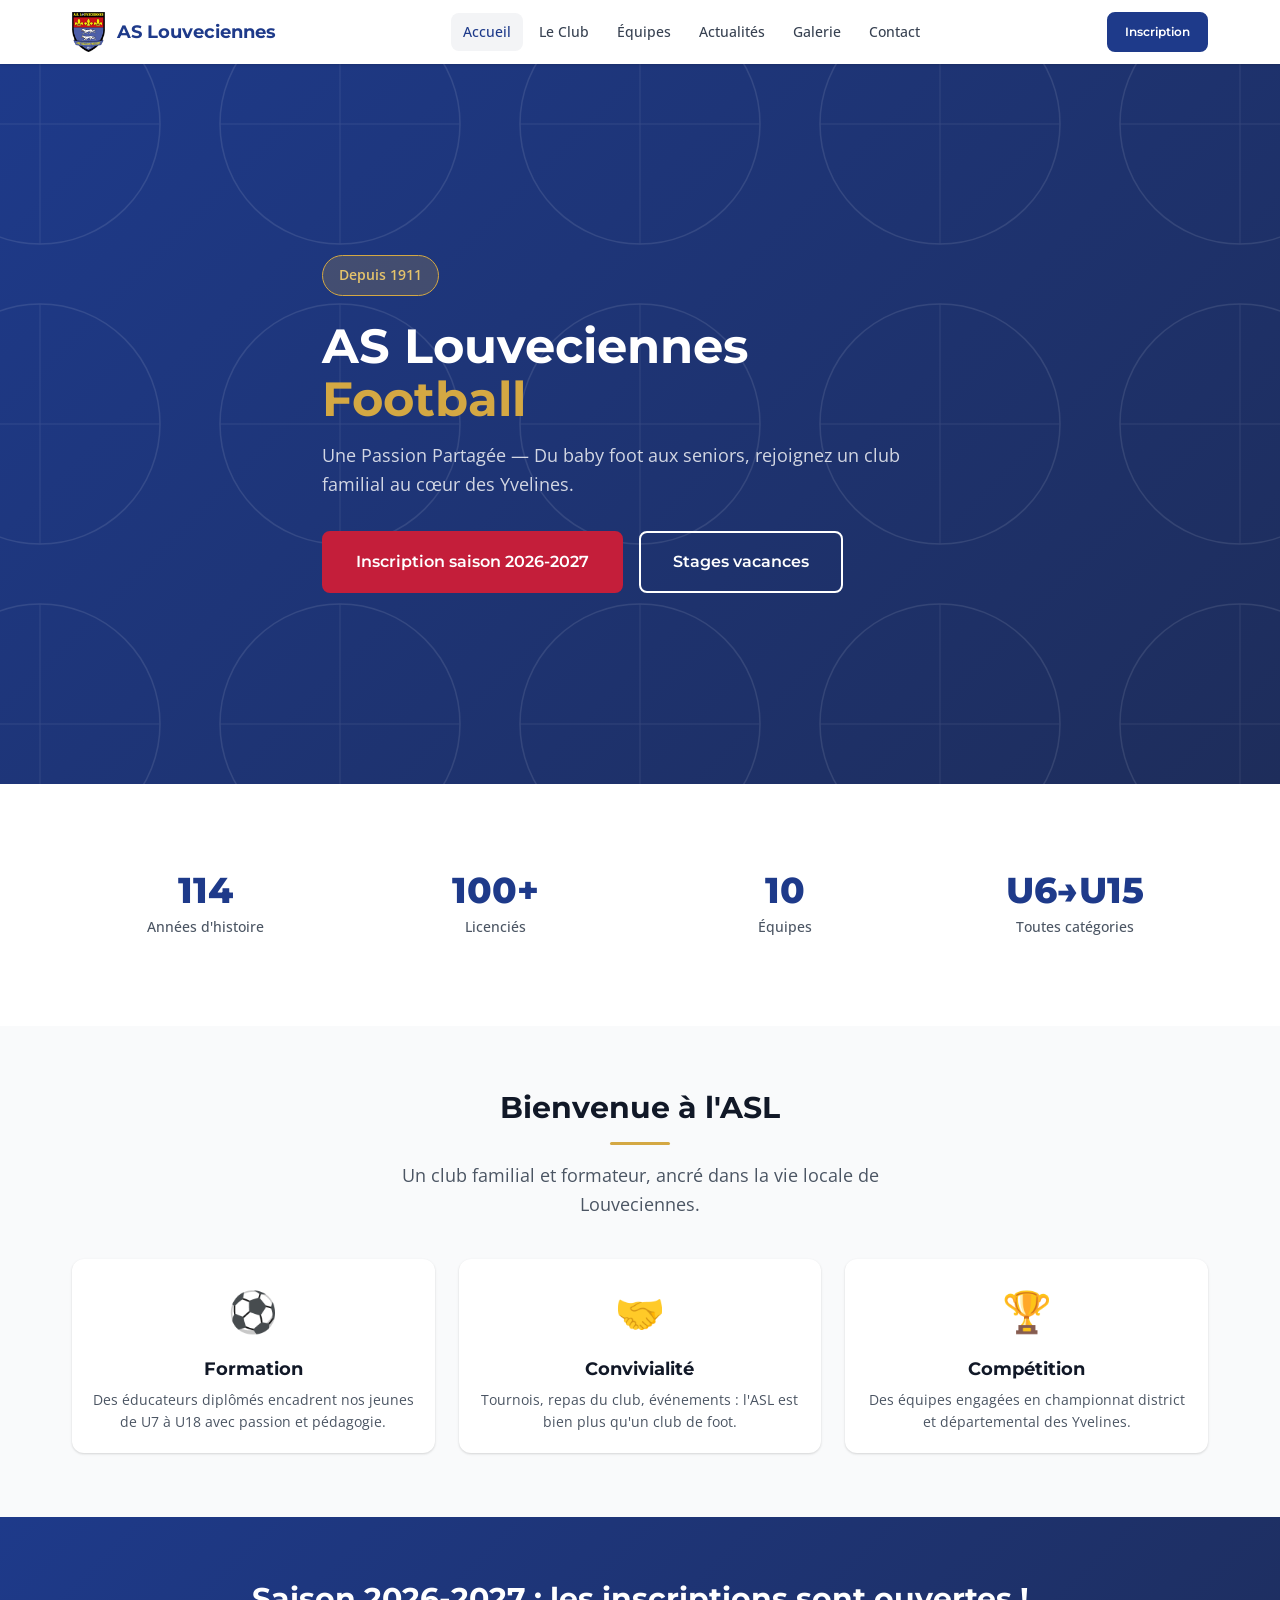
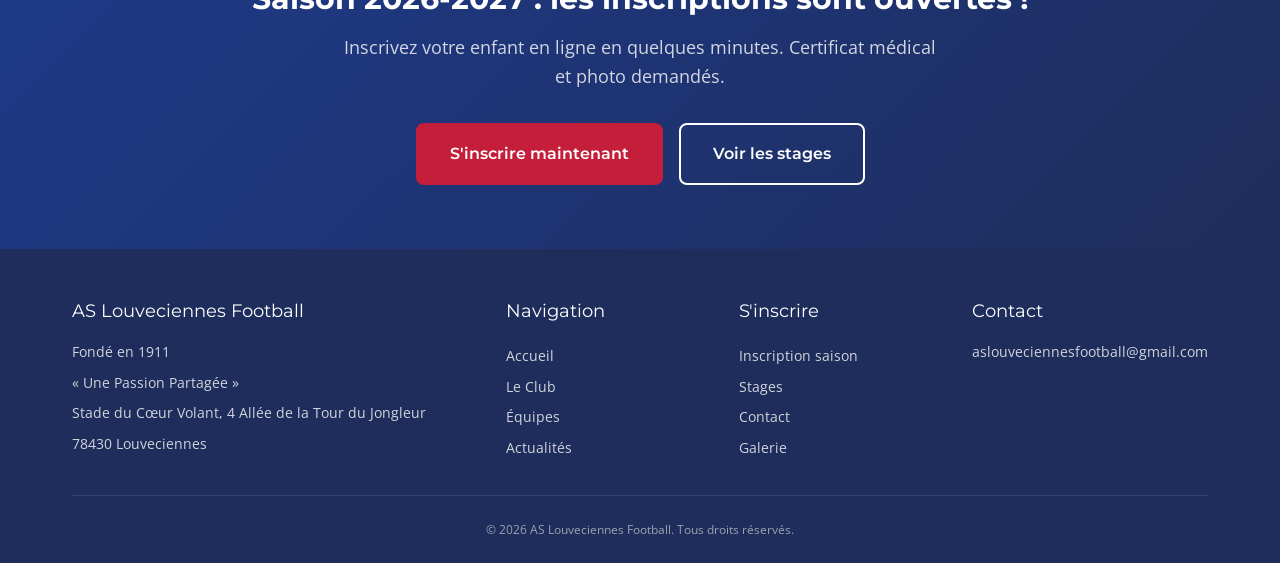
<file: index.html>
<!DOCTYPE html>
<html lang="fr">
<head>
  <meta charset="UTF-8">
  <meta name="viewport" content="width=device-width, initial-scale=1.0">
  <title>AS Louveciennes Football — Une Passion Partagée</title>
  <meta name="description" content="Club de football de Louveciennes, fondé en 1911. Inscriptions saison et stages pour toutes les catégories, de U7 à Senior.">
  <link rel="icon" href="assets/img/favicon.ico">
  <link rel="stylesheet" href="css/style.css">
</head>
<body>

  <nav class="navbar" role="navigation" aria-label="Navigation principale">
    <div class="container navbar__inner">
      <a href="index.html" class="navbar__logo">
        <img src="assets/img/logo.png" alt="Logo ASL" width="40" height="40">
        <span>AS Louveciennes</span>
      </a>
      <div class="navbar__links">
        <a href="index.html">Accueil</a>
        <a href="club.html">Le Club</a>
        <a href="equipes.html">Équipes</a>
        <a href="actualites.html">Actualités</a>
        <a href="galerie.html">Galerie</a>
        <a href="contact.html">Contact</a>
      </div>
      <a href="inscription.html" class="btn btn--primary btn--sm navbar__cta">Inscription</a>
      <button class="navbar__burger" aria-label="Menu" aria-expanded="false">
        <span></span><span></span><span></span>
      </button>
    </div>
    <div class="navbar__mobile" role="menu">
      <a href="index.html" role="menuitem">Accueil</a>
      <a href="club.html" role="menuitem">Le Club</a>
      <a href="equipes.html" role="menuitem">Équipes</a>
      <a href="actualites.html" role="menuitem">Actualités</a>
      <a href="galerie.html" role="menuitem">Galerie</a>
      <a href="contact.html" role="menuitem">Contact</a>
      <a href="inscription.html" class="btn btn--primary" role="menuitem">Inscription saison</a>
      <a href="stages.html" class="btn btn--secondary" role="menuitem">Stages</a>
    </div>
  </nav>

  <!-- HERO -->
  <section class="hero">
    <div class="hero__bg"></div>
    <div class="container hero__content">
      <div class="hero__badge">Depuis 1911</div>
      <h1 class="hero__title">AS Louveciennes <span>Football</span></h1>
      <p class="hero__subtitle">Une Passion Partagée — Du baby foot aux seniors, rejoignez un club familial au cœur des Yvelines.</p>
      <div class="hero__actions">
        <a href="inscription.html" class="btn btn--secondary btn--lg">Inscription saison 2026-2027</a>
        <a href="stages.html" class="btn btn--outline-white btn--lg">Stages vacances</a>
      </div>
    </div>
  </section>

  <!-- STATS -->
  <section class="section">
    <div class="container">
      <div class="grid grid--4">
        <div class="stat">
          <div class="stat__number">114</div>
          <div class="stat__label">Années d'histoire</div>
        </div>
        <div class="stat">
          <div class="stat__number">100+</div>
          <div class="stat__label">Licenciés</div>
        </div>
        <div class="stat">
          <div class="stat__number">10</div>
          <div class="stat__label">Équipes</div>
        </div>
        <div class="stat">
          <div class="stat__number">U6→U15</div>
          <div class="stat__label">Toutes catégories</div>
        </div>
      </div>
    </div>
  </section>

  <!-- PRÉSENTATION -->
  <section class="section section--alt">
    <div class="container">
      <div class="section__header">
        <h2 class="section__title">Bienvenue à l'ASL</h2>
        <p class="section__subtitle">Un club familial et formateur, ancré dans la vie locale de Louveciennes.</p>
      </div>
      <div class="grid grid--3">
        <div class="card">
          <div class="card__body" style="text-align:center;">
            <div style="font-size:2.5rem;margin-bottom:var(--sp-4);">⚽</div>
            <h3 class="card__title">Formation</h3>
            <p class="card__text">Des éducateurs diplômés encadrent nos jeunes de U7 à U18 avec passion et pédagogie.</p>
          </div>
        </div>
        <div class="card">
          <div class="card__body" style="text-align:center;">
            <div style="font-size:2.5rem;margin-bottom:var(--sp-4);">🤝</div>
            <h3 class="card__title">Convivialité</h3>
            <p class="card__text">Tournois, repas du club, événements : l'ASL est bien plus qu'un club de foot.</p>
          </div>
        </div>
        <div class="card">
          <div class="card__body" style="text-align:center;">
            <div style="font-size:2.5rem;margin-bottom:var(--sp-4);">🏆</div>
            <h3 class="card__title">Compétition</h3>
            <p class="card__text">Des équipes engagées en championnat district et départemental des Yvelines.</p>
          </div>
        </div>
      </div>
    </div>
  </section>

  <!-- CTA INSCRIPTION -->
  <section class="section" style="background: linear-gradient(135deg, var(--bleu) 0%, var(--bleu-fonce) 100%); color: var(--blanc);">
    <div class="container text-center">
      <h2 style="font-size:var(--fs-3xl);color:var(--blanc);margin-bottom:var(--sp-4);">Saison 2026-2027 : les inscriptions sont ouvertes !</h2>
      <p style="font-size:var(--fs-lg);color:rgba(255,255,255,0.8);margin-bottom:var(--sp-8);max-width:600px;margin-left:auto;margin-right:auto;">Inscrivez votre enfant en ligne en quelques minutes. Certificat médical et photo demandés.</p>
      <div style="display:flex;flex-wrap:wrap;gap:var(--sp-4);justify-content:center;">
        <a href="inscription.html" class="btn btn--secondary btn--lg">S'inscrire maintenant</a>
        <a href="stages.html" class="btn btn--outline-white btn--lg">Voir les stages</a>
      </div>
    </div>
  </section>

  <!-- FOOTER -->
  <footer class="footer">
    <div class="container">
      <div class="footer__grid">
        <div>
          <div class="footer__title">AS Louveciennes Football</div>
          <div class="footer__info">
            <p>Fondé en 1911</p>
            <p>« Une Passion Partagée »</p>
            <p>Stade du Cœur Volant, 4 Allée de la Tour du Jongleur</p>
            <p>78430 Louveciennes</p>
          </div>
        </div>
        <div>
          <div class="footer__title">Navigation</div>
          <div class="footer__links">
            <a href="index.html">Accueil</a>
            <a href="club.html">Le Club</a>
            <a href="equipes.html">Équipes</a>
            <a href="actualites.html">Actualités</a>
          </div>
        </div>
        <div>
          <div class="footer__title">S'inscrire</div>
          <div class="footer__links">
            <a href="inscription.html">Inscription saison</a>
            <a href="stages.html">Stages</a>
            <a href="contact.html">Contact</a>
            <a href="galerie.html">Galerie</a>
          </div>
        </div>
        <div>
          <div class="footer__title">Contact</div>
          <div class="footer__info">
            <p>aslouveciennesfootball@gmail.com</p>
            
          </div>
        </div>
      </div>
      <div class="footer__bottom">
        <p>&copy; 2026 AS Louveciennes Football. Tous droits réservés.</p>
      </div>
    </div>
  </footer>

  <script src="js/main.js"></script>
</body>
</html>
</file>
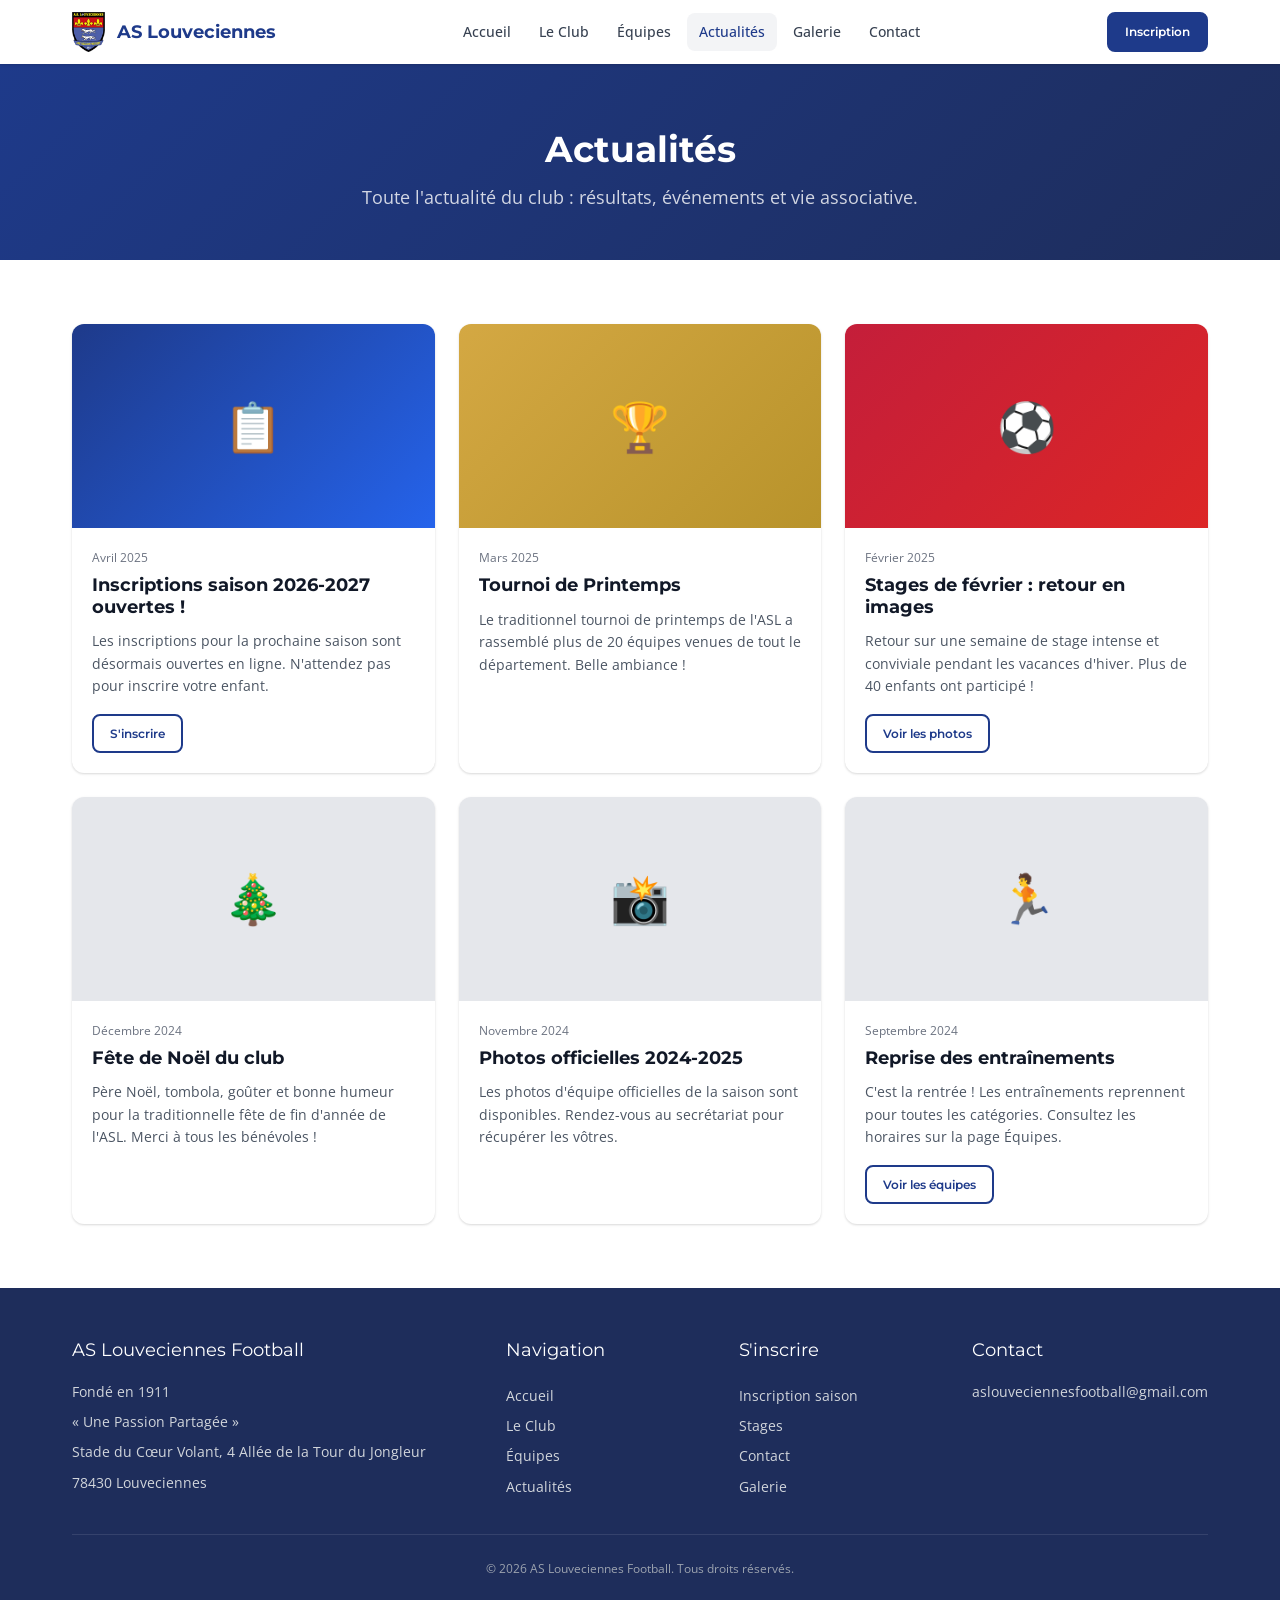
<file: actualites.html>
<!DOCTYPE html>
<html lang="fr">
<head>
  <meta charset="UTF-8">
  <meta name="viewport" content="width=device-width, initial-scale=1.0">
  <title>Actualités — AS Louveciennes Football</title>
  <meta name="description" content="Les dernières actualités de l'AS Louveciennes Football : résultats, événements, vie du club.">
  <link rel="icon" href="assets/img/favicon.ico">
  <link rel="stylesheet" href="css/style.css">
</head>
<body>

  <nav class="navbar" role="navigation" aria-label="Navigation principale">
    <div class="container navbar__inner">
      <a href="index.html" class="navbar__logo">
        <img src="assets/img/logo.png" alt="Logo ASL" width="40" height="40">
        <span>AS Louveciennes</span>
      </a>
      <div class="navbar__links">
        <a href="index.html">Accueil</a>
        <a href="club.html">Le Club</a>
        <a href="equipes.html">Équipes</a>
        <a href="actualites.html">Actualités</a>
        <a href="galerie.html">Galerie</a>
        <a href="contact.html">Contact</a>
      </div>
      <a href="inscription.html" class="btn btn--primary btn--sm navbar__cta">Inscription</a>
      <button class="navbar__burger" aria-label="Menu" aria-expanded="false">
        <span></span><span></span><span></span>
      </button>
    </div>
    <div class="navbar__mobile" role="menu">
      <a href="index.html" role="menuitem">Accueil</a>
      <a href="club.html" role="menuitem">Le Club</a>
      <a href="equipes.html" role="menuitem">Équipes</a>
      <a href="actualites.html" role="menuitem">Actualités</a>
      <a href="galerie.html" role="menuitem">Galerie</a>
      <a href="contact.html" role="menuitem">Contact</a>
      <a href="inscription.html" class="btn btn--primary" role="menuitem">Inscription saison</a>
      <a href="stages.html" class="btn btn--secondary" role="menuitem">Stages</a>
    </div>
  </nav>

  <div class="page-header">
    <div class="container">
      <h1 class="page-header__title">Actualités</h1>
      <p class="page-header__subtitle">Toute l'actualité du club : résultats, événements et vie associative.</p>
    </div>
  </div>

  <section class="section">
    <div class="container">
      <div class="grid grid--3">

        <article class="actu-card">
          <div class="actu-card__img" style="background:linear-gradient(135deg,var(--bleu),var(--bleu-clair));display:flex;align-items:center;justify-content:center;">
            <span style="font-size:3rem;">📋</span>
          </div>
          <div class="actu-card__body">
            <div class="actu-card__date">Avril 2025</div>
            <h3 class="actu-card__title">Inscriptions saison 2026-2027 ouvertes !</h3>
            <p class="actu-card__excerpt">Les inscriptions pour la prochaine saison sont désormais ouvertes en ligne. N'attendez pas pour inscrire votre enfant.</p>
            <a href="inscription.html" class="btn btn--sm btn--outline" style="margin-top:var(--sp-4);">S'inscrire</a>
          </div>
        </article>

        <article class="actu-card">
          <div class="actu-card__img" style="background:linear-gradient(135deg,var(--or),#B8932B);display:flex;align-items:center;justify-content:center;">
            <span style="font-size:3rem;">🏆</span>
          </div>
          <div class="actu-card__body">
            <div class="actu-card__date">Mars 2025</div>
            <h3 class="actu-card__title">Tournoi de Printemps</h3>
            <p class="actu-card__excerpt">Le traditionnel tournoi de printemps de l'ASL a rassemblé plus de 20 équipes venues de tout le département. Belle ambiance !</p>
          </div>
        </article>

        <article class="actu-card">
          <div class="actu-card__img" style="background:linear-gradient(135deg,var(--rouge),var(--rouge-clair));display:flex;align-items:center;justify-content:center;">
            <span style="font-size:3rem;">⚽</span>
          </div>
          <div class="actu-card__body">
            <div class="actu-card__date">Février 2025</div>
            <h3 class="actu-card__title">Stages de février : retour en images</h3>
            <p class="actu-card__excerpt">Retour sur une semaine de stage intense et conviviale pendant les vacances d'hiver. Plus de 40 enfants ont participé !</p>
            <a href="galerie.html" class="btn btn--sm btn--outline" style="margin-top:var(--sp-4);">Voir les photos</a>
          </div>
        </article>

        <article class="actu-card">
          <div class="actu-card__img" style="background:var(--gris-200);display:flex;align-items:center;justify-content:center;">
            <span style="font-size:3rem;">🎄</span>
          </div>
          <div class="actu-card__body">
            <div class="actu-card__date">Décembre 2024</div>
            <h3 class="actu-card__title">Fête de Noël du club</h3>
            <p class="actu-card__excerpt">Père Noël, tombola, goûter et bonne humeur pour la traditionnelle fête de fin d'année de l'ASL. Merci à tous les bénévoles !</p>
          </div>
        </article>

        <article class="actu-card">
          <div class="actu-card__img" style="background:var(--gris-200);display:flex;align-items:center;justify-content:center;">
            <span style="font-size:3rem;">📸</span>
          </div>
          <div class="actu-card__body">
            <div class="actu-card__date">Novembre 2024</div>
            <h3 class="actu-card__title">Photos officielles 2024-2025</h3>
            <p class="actu-card__excerpt">Les photos d'équipe officielles de la saison sont disponibles. Rendez-vous au secrétariat pour récupérer les vôtres.</p>
          </div>
        </article>

        <article class="actu-card">
          <div class="actu-card__img" style="background:var(--gris-200);display:flex;align-items:center;justify-content:center;">
            <span style="font-size:3rem;">🏃</span>
          </div>
          <div class="actu-card__body">
            <div class="actu-card__date">Septembre 2024</div>
            <h3 class="actu-card__title">Reprise des entraînements</h3>
            <p class="actu-card__excerpt">C'est la rentrée ! Les entraînements reprennent pour toutes les catégories. Consultez les horaires sur la page Équipes.</p>
            <a href="equipes.html" class="btn btn--sm btn--outline" style="margin-top:var(--sp-4);">Voir les équipes</a>
          </div>
        </article>

      </div>
    </div>
  </section>

  <footer class="footer">
    <div class="container">
      <div class="footer__grid">
        <div>
          <div class="footer__title">AS Louveciennes Football</div>
          <div class="footer__info">
            <p>Fondé en 1911</p>
            <p>« Une Passion Partagée »</p>
            <p>Stade du Cœur Volant, 4 Allée de la Tour du Jongleur</p>
            <p>78430 Louveciennes</p>
          </div>
        </div>
        <div>
          <div class="footer__title">Navigation</div>
          <div class="footer__links">
            <a href="index.html">Accueil</a>
            <a href="club.html">Le Club</a>
            <a href="equipes.html">Équipes</a>
            <a href="actualites.html">Actualités</a>
          </div>
        </div>
        <div>
          <div class="footer__title">S'inscrire</div>
          <div class="footer__links">
            <a href="inscription.html">Inscription saison</a>
            <a href="stages.html">Stages</a>
            <a href="contact.html">Contact</a>
            <a href="galerie.html">Galerie</a>
          </div>
        </div>
        <div>
          <div class="footer__title">Contact</div>
          <div class="footer__info">
            <p>aslouveciennesfootball@gmail.com</p>
            
          </div>
        </div>
      </div>
      <div class="footer__bottom">
        <p>&copy; 2026 AS Louveciennes Football. Tous droits réservés.</p>
      </div>
    </div>
  </footer>

  <script src="js/main.js"></script>
</body>
</html>
</file>
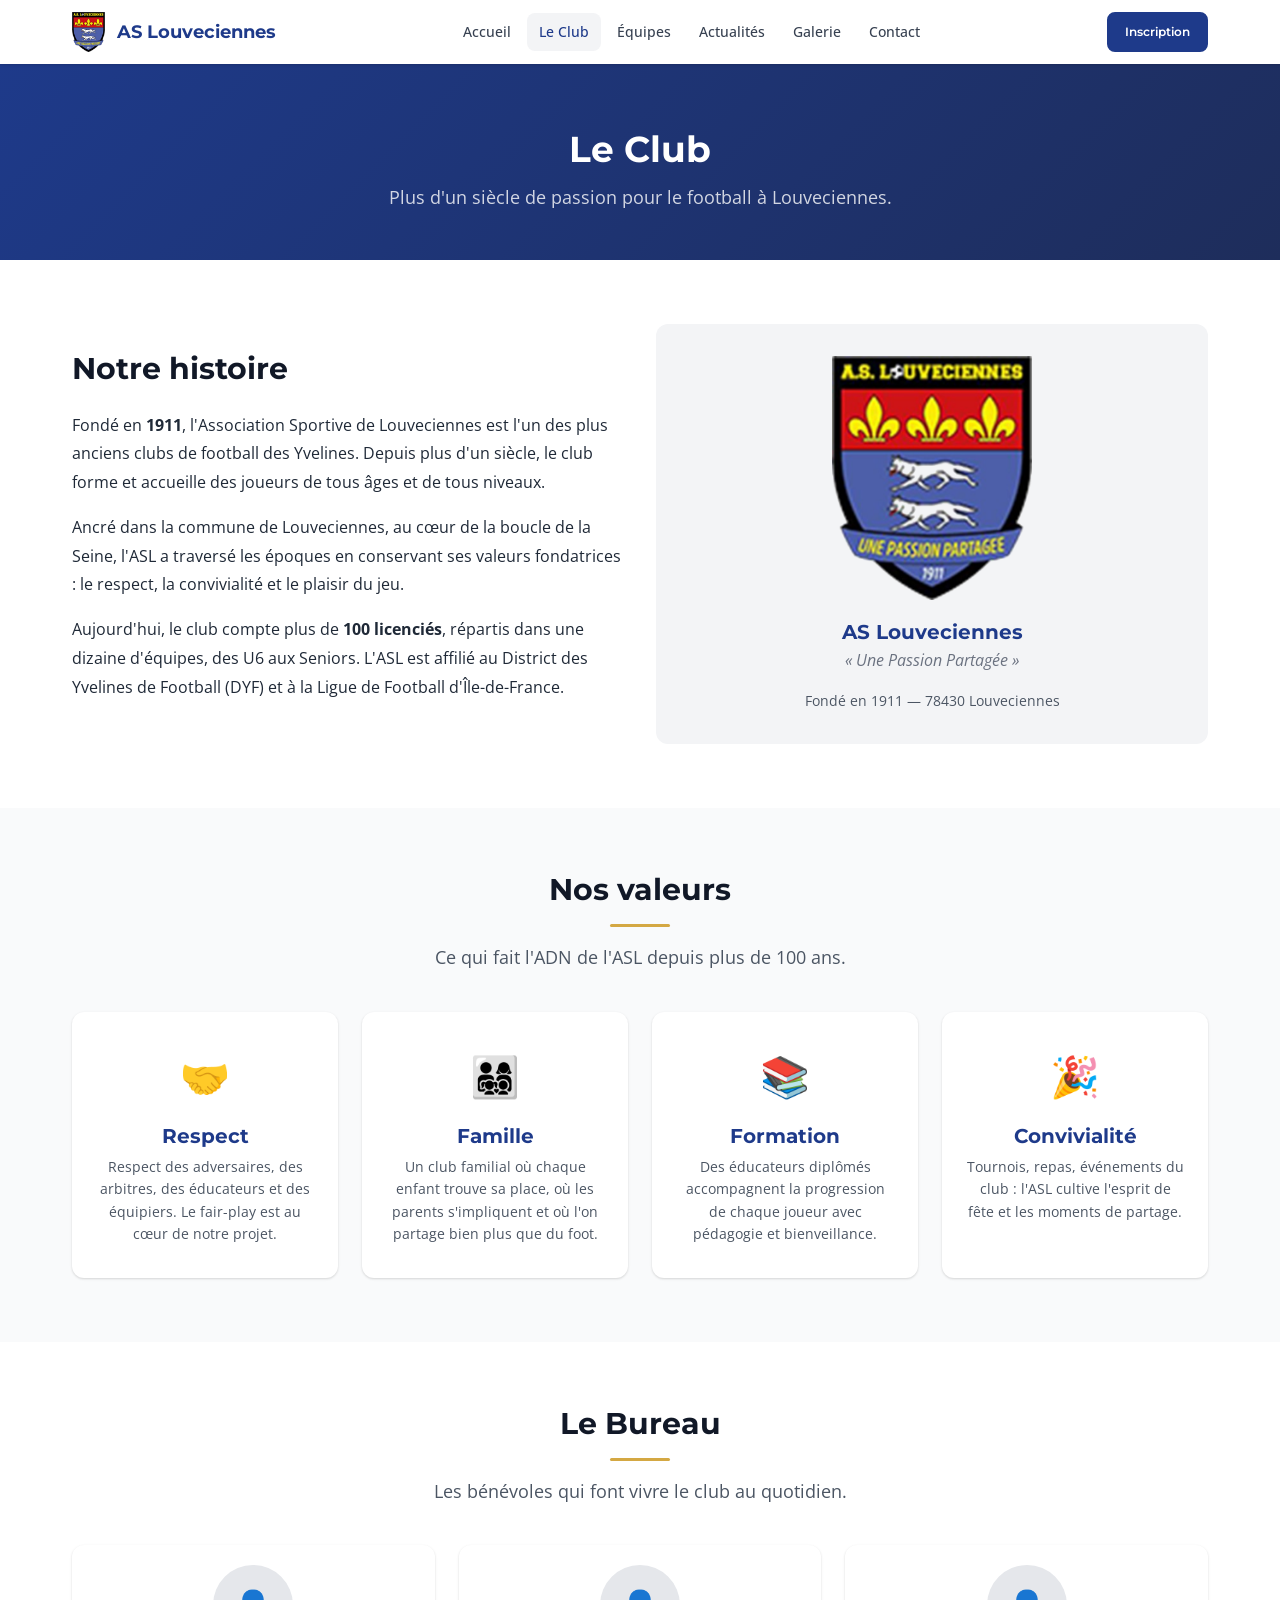
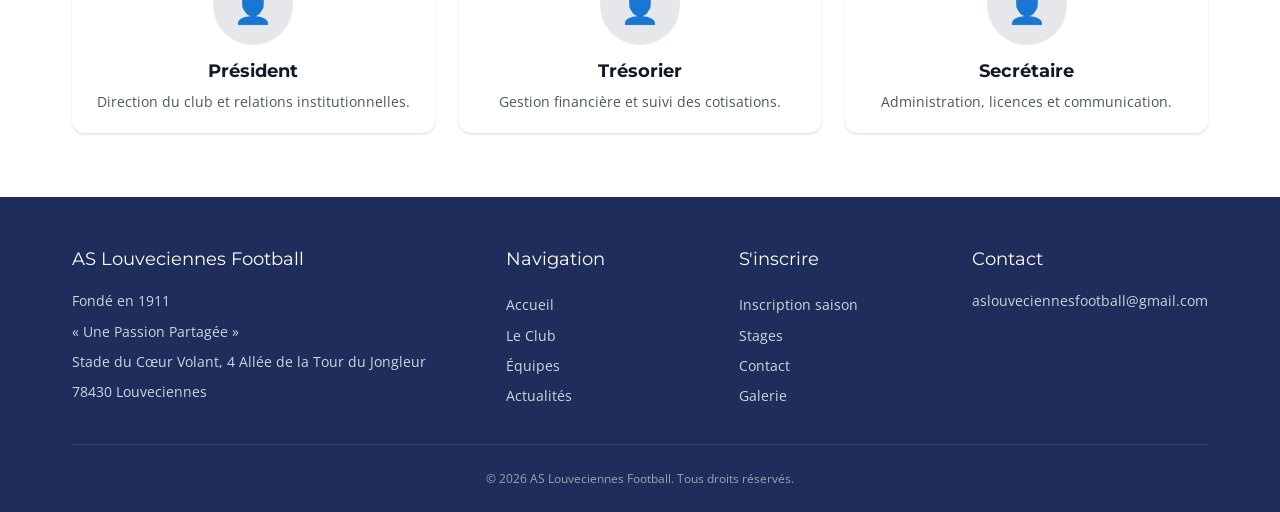
<file: club.html>
<!DOCTYPE html>
<html lang="fr">
<head>
  <meta charset="UTF-8">
  <meta name="viewport" content="width=device-width, initial-scale=1.0">
  <title>Le Club — AS Louveciennes Football</title>
  <meta name="description" content="Découvrez l'histoire, les valeurs et le staff de l'AS Louveciennes Football, club fondé en 1911.">
  <link rel="icon" href="assets/img/favicon.ico">
  <link rel="stylesheet" href="css/style.css">
</head>
<body>

  <nav class="navbar" role="navigation" aria-label="Navigation principale">
    <div class="container navbar__inner">
      <a href="index.html" class="navbar__logo">
        <img src="assets/img/logo.png" alt="Logo ASL" width="40" height="40">
        <span>AS Louveciennes</span>
      </a>
      <div class="navbar__links">
        <a href="index.html">Accueil</a>
        <a href="club.html">Le Club</a>
        <a href="equipes.html">Équipes</a>
        <a href="actualites.html">Actualités</a>
        <a href="galerie.html">Galerie</a>
        <a href="contact.html">Contact</a>
      </div>
      <a href="inscription.html" class="btn btn--primary btn--sm navbar__cta">Inscription</a>
      <button class="navbar__burger" aria-label="Menu" aria-expanded="false">
        <span></span><span></span><span></span>
      </button>
    </div>
    <div class="navbar__mobile" role="menu">
      <a href="index.html" role="menuitem">Accueil</a>
      <a href="club.html" role="menuitem">Le Club</a>
      <a href="equipes.html" role="menuitem">Équipes</a>
      <a href="actualites.html" role="menuitem">Actualités</a>
      <a href="galerie.html" role="menuitem">Galerie</a>
      <a href="contact.html" role="menuitem">Contact</a>
      <a href="inscription.html" class="btn btn--primary" role="menuitem">Inscription saison</a>
      <a href="stages.html" class="btn btn--secondary" role="menuitem">Stages</a>
    </div>
  </nav>

  <div class="page-header">
    <div class="container">
      <h1 class="page-header__title">Le Club</h1>
      <p class="page-header__subtitle">Plus d'un siècle de passion pour le football à Louveciennes.</p>
    </div>
  </div>

  <!-- HISTOIRE -->
  <section class="section">
    <div class="container">
      <div class="club-history">
        <div class="club-history__text">
          <h2 style="font-size:var(--fs-3xl);margin-bottom:var(--sp-6);">Notre histoire</h2>
          <p>Fondé en <strong>1911</strong>, l'Association Sportive de Louveciennes est l'un des plus anciens clubs de football des Yvelines. Depuis plus d'un siècle, le club forme et accueille des joueurs de tous âges et de tous niveaux.</p>
          <p>Ancré dans la commune de Louveciennes, au cœur de la boucle de la Seine, l'ASL a traversé les époques en conservant ses valeurs fondatrices : le respect, la convivialité et le plaisir du jeu.</p>
          <p>Aujourd'hui, le club compte plus de <strong>100 licenciés</strong>, répartis dans une dizaine d'équipes, des U6 aux Seniors. L'ASL est affilié au District des Yvelines de Football (DYF) et à la Ligue de Football d'Île-de-France.</p>
        </div>
        <div style="background:var(--gris-100);border-radius:var(--radius-lg);padding:var(--sp-8);text-align:center;">
          <img src="assets/img/logo.png" alt="Blason ASL" style="max-width:200px;margin:0 auto var(--sp-4);">
          <p style="font-family:var(--font-titre);font-size:var(--fs-xl);font-weight:700;color:var(--bleu);">AS Louveciennes</p>
          <p style="color:var(--gris-500);font-style:italic;">« Une Passion Partagée »</p>
          <p style="margin-top:var(--sp-4);font-size:var(--fs-sm);color:var(--gris-600);">Fondé en 1911 — 78430 Louveciennes</p>
        </div>
      </div>
    </div>
  </section>

  <!-- VALEURS -->
  <section class="section section--alt">
    <div class="container">
      <div class="section__header">
        <h2 class="section__title">Nos valeurs</h2>
        <p class="section__subtitle">Ce qui fait l'ADN de l'ASL depuis plus de 100 ans.</p>
      </div>
      <div class="club-values">
        <div class="value-card">
          <div class="value-card__icon">🤝</div>
          <h3 class="value-card__title">Respect</h3>
          <p class="value-card__text">Respect des adversaires, des arbitres, des éducateurs et des équipiers. Le fair-play est au cœur de notre projet.</p>
        </div>
        <div class="value-card">
          <div class="value-card__icon">👨‍👩‍👧‍👦</div>
          <h3 class="value-card__title">Famille</h3>
          <p class="value-card__text">Un club familial où chaque enfant trouve sa place, où les parents s'impliquent et où l'on partage bien plus que du foot.</p>
        </div>
        <div class="value-card">
          <div class="value-card__icon">📚</div>
          <h3 class="value-card__title">Formation</h3>
          <p class="value-card__text">Des éducateurs diplômés accompagnent la progression de chaque joueur avec pédagogie et bienveillance.</p>
        </div>
        <div class="value-card">
          <div class="value-card__icon">🎉</div>
          <h3 class="value-card__title">Convivialité</h3>
          <p class="value-card__text">Tournois, repas, événements du club : l'ASL cultive l'esprit de fête et les moments de partage.</p>
        </div>
      </div>
    </div>
  </section>

  <!-- STAFF -->
  <section class="section">
    <div class="container">
      <div class="section__header">
        <h2 class="section__title">Le Bureau</h2>
        <p class="section__subtitle">Les bénévoles qui font vivre le club au quotidien.</p>
      </div>
      <div class="grid grid--3">
        <div class="card">
          <div class="card__body" style="text-align:center;">
            <div style="width:80px;height:80px;border-radius:50%;background:var(--gris-200);margin:0 auto var(--sp-4);display:flex;align-items:center;justify-content:center;font-size:2rem;">👤</div>
            <h3 class="card__title">Président</h3>
            <p class="card__text">Direction du club et relations institutionnelles.</p>
          </div>
        </div>
        <div class="card">
          <div class="card__body" style="text-align:center;">
            <div style="width:80px;height:80px;border-radius:50%;background:var(--gris-200);margin:0 auto var(--sp-4);display:flex;align-items:center;justify-content:center;font-size:2rem;">👤</div>
            <h3 class="card__title">Trésorier</h3>
            <p class="card__text">Gestion financière et suivi des cotisations.</p>
          </div>
        </div>
        <div class="card">
          <div class="card__body" style="text-align:center;">
            <div style="width:80px;height:80px;border-radius:50%;background:var(--gris-200);margin:0 auto var(--sp-4);display:flex;align-items:center;justify-content:center;font-size:2rem;">👤</div>
            <h3 class="card__title">Secrétaire</h3>
            <p class="card__text">Administration, licences et communication.</p>
          </div>
        </div>
      </div>
    </div>
  </section>

  <footer class="footer">
    <div class="container">
      <div class="footer__grid">
        <div>
          <div class="footer__title">AS Louveciennes Football</div>
          <div class="footer__info">
            <p>Fondé en 1911</p>
            <p>« Une Passion Partagée »</p>
            <p>Stade du Cœur Volant, 4 Allée de la Tour du Jongleur</p>
            <p>78430 Louveciennes</p>
          </div>
        </div>
        <div>
          <div class="footer__title">Navigation</div>
          <div class="footer__links">
            <a href="index.html">Accueil</a>
            <a href="club.html">Le Club</a>
            <a href="equipes.html">Équipes</a>
            <a href="actualites.html">Actualités</a>
          </div>
        </div>
        <div>
          <div class="footer__title">S'inscrire</div>
          <div class="footer__links">
            <a href="inscription.html">Inscription saison</a>
            <a href="stages.html">Stages</a>
            <a href="contact.html">Contact</a>
            <a href="galerie.html">Galerie</a>
          </div>
        </div>
        <div>
          <div class="footer__title">Contact</div>
          <div class="footer__info">
            <p>aslouveciennesfootball@gmail.com</p>
            
          </div>
        </div>
      </div>
      <div class="footer__bottom">
        <p>&copy; 2026 AS Louveciennes Football. Tous droits réservés.</p>
      </div>
    </div>
  </footer>

  <script src="js/main.js"></script>
</body>
</html>
</file>
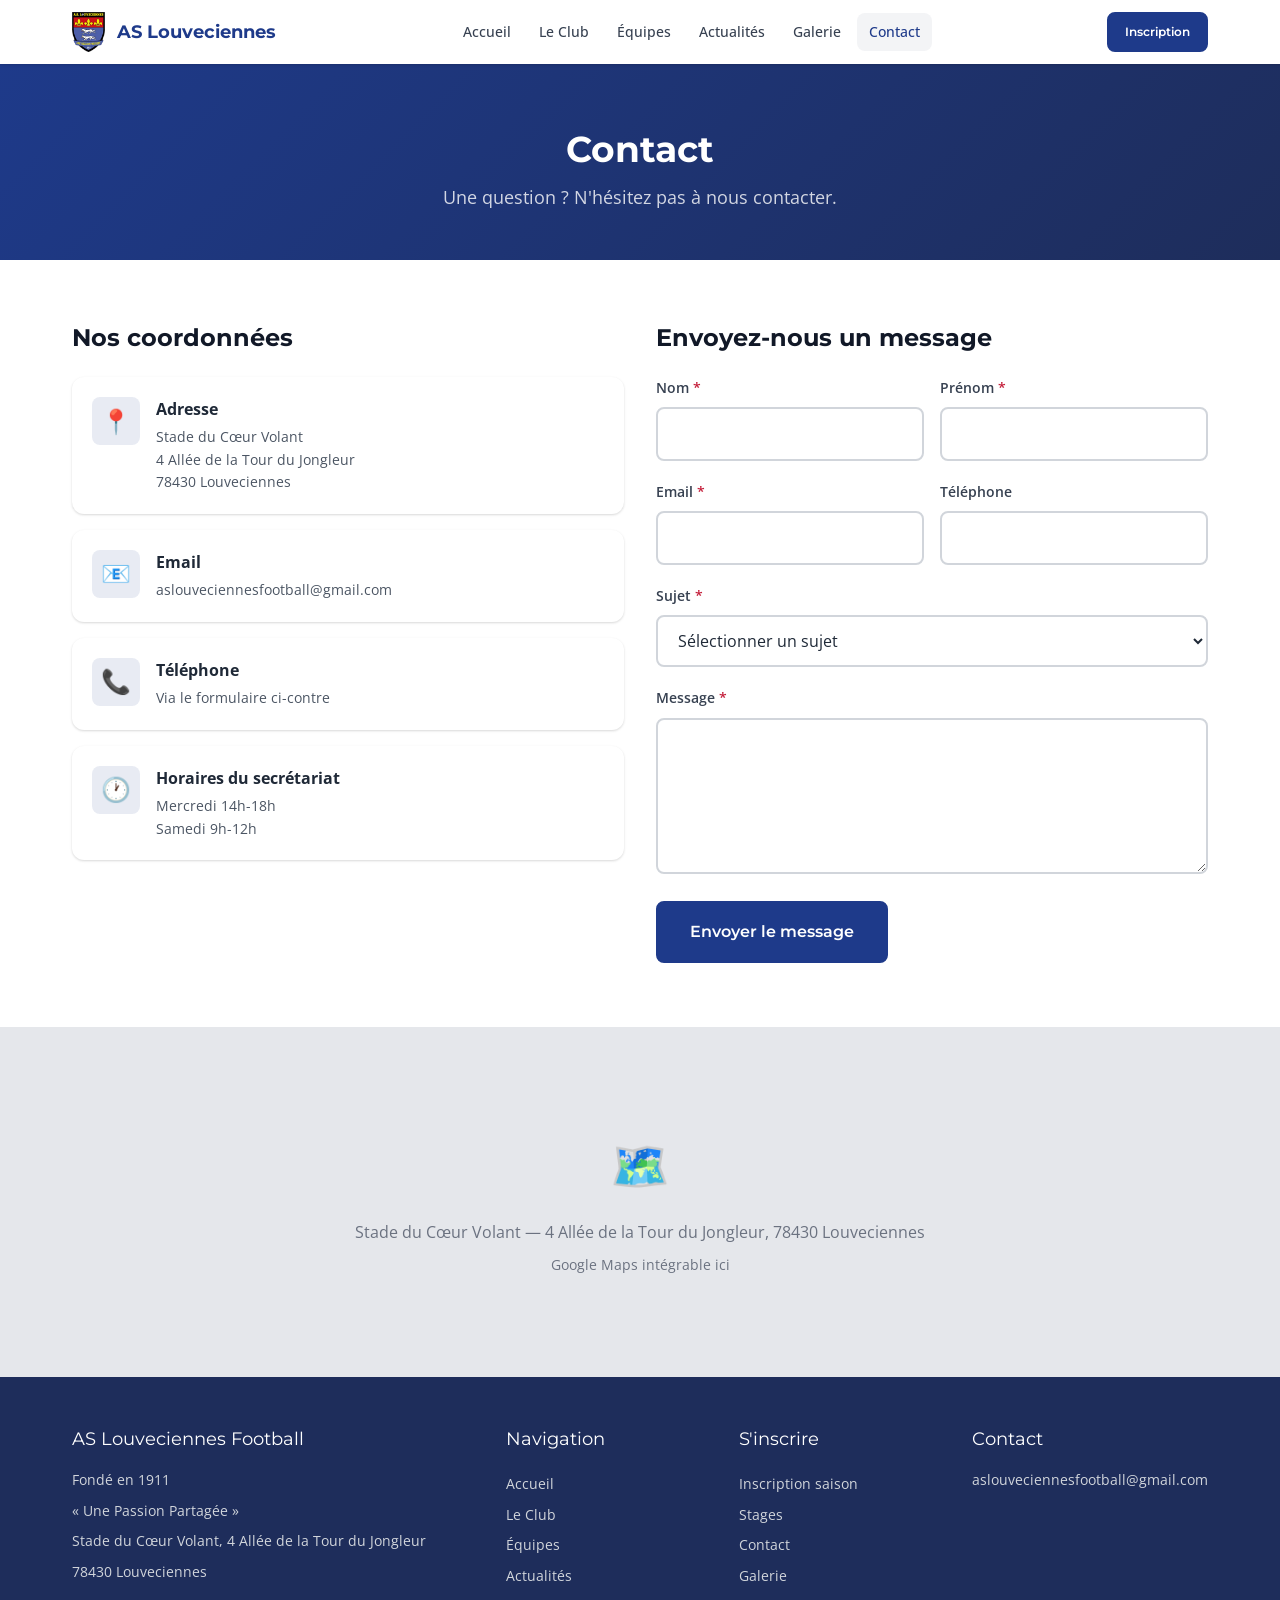
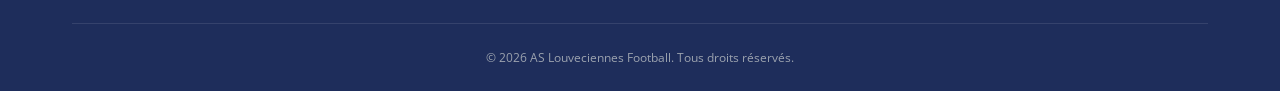
<file: contact.html>
<!DOCTYPE html>
<html lang="fr">
<head>
  <meta charset="UTF-8">
  <meta name="viewport" content="width=device-width, initial-scale=1.0">
  <title>Contact — AS Louveciennes Football</title>
  <meta name="description" content="Contactez l'AS Louveciennes Football. Adresse du stade, téléphone et formulaire de contact.">
  <link rel="icon" href="assets/img/favicon.ico">
  <link rel="stylesheet" href="css/style.css">
</head>
<body>

  <nav class="navbar" role="navigation" aria-label="Navigation principale">
    <div class="container navbar__inner">
      <a href="index.html" class="navbar__logo">
        <img src="assets/img/logo.png" alt="Logo ASL" width="40" height="40">
        <span>AS Louveciennes</span>
      </a>
      <div class="navbar__links">
        <a href="index.html">Accueil</a>
        <a href="club.html">Le Club</a>
        <a href="equipes.html">Équipes</a>
        <a href="actualites.html">Actualités</a>
        <a href="galerie.html">Galerie</a>
        <a href="contact.html">Contact</a>
      </div>
      <a href="inscription.html" class="btn btn--primary btn--sm navbar__cta">Inscription</a>
      <button class="navbar__burger" aria-label="Menu" aria-expanded="false">
        <span></span><span></span><span></span>
      </button>
    </div>
    <div class="navbar__mobile" role="menu">
      <a href="index.html" role="menuitem">Accueil</a>
      <a href="club.html" role="menuitem">Le Club</a>
      <a href="equipes.html" role="menuitem">Équipes</a>
      <a href="actualites.html" role="menuitem">Actualités</a>
      <a href="galerie.html" role="menuitem">Galerie</a>
      <a href="contact.html" role="menuitem">Contact</a>
      <a href="inscription.html" class="btn btn--primary" role="menuitem">Inscription saison</a>
      <a href="stages.html" class="btn btn--secondary" role="menuitem">Stages</a>
    </div>
  </nav>

  <div class="page-header">
    <div class="container">
      <h1 class="page-header__title">Contact</h1>
      <p class="page-header__subtitle">Une question ? N'hésitez pas à nous contacter.</p>
    </div>
  </div>

  <section class="section">
    <div class="container">
      <div class="contact-grid">

        <!-- Infos -->
        <div>
          <h2 style="font-size:var(--fs-2xl);margin-bottom:var(--sp-6);">Nos coordonnées</h2>

          <div style="display:flex;flex-direction:column;gap:var(--sp-4);">
            <div class="contact-info-card">
              <div class="contact-info-card__icon">📍</div>
              <div>
                <div class="contact-info-card__title">Adresse</div>
                <div class="contact-info-card__text">Stade du Cœur Volant<br>4 Allée de la Tour du Jongleur<br>78430 Louveciennes</div>
              </div>
            </div>
            <div class="contact-info-card">
              <div class="contact-info-card__icon">📧</div>
              <div>
                <div class="contact-info-card__title">Email</div>
                <div class="contact-info-card__text">aslouveciennesfootball@gmail.com</div>
              </div>
            </div>
            <div class="contact-info-card">
              <div class="contact-info-card__icon">📞</div>
              <div>
                <div class="contact-info-card__title">Téléphone</div>
                <div class="contact-info-card__text">Via le formulaire ci-contre</div>
              </div>
            </div>
            <div class="contact-info-card">
              <div class="contact-info-card__icon">🕐</div>
              <div>
                <div class="contact-info-card__title">Horaires du secrétariat</div>
                <div class="contact-info-card__text">Mercredi 14h-18h<br>Samedi 9h-12h</div>
              </div>
            </div>
          </div>
        </div>

        <!-- Formulaire -->
        <div>
          <h2 style="font-size:var(--fs-2xl);margin-bottom:var(--sp-6);">Envoyez-nous un message</h2>

          <form id="contactForm" novalidate>
            <div class="form-row form-row--2">
              <div class="form-group">
                <label for="contactNom">Nom <span class="required">*</span></label>
                <input type="text" id="contactNom" class="form-input" required>
                <div class="form-error"></div>
              </div>
              <div class="form-group">
                <label for="contactPrenom">Prénom <span class="required">*</span></label>
                <input type="text" id="contactPrenom" class="form-input" required>
                <div class="form-error"></div>
              </div>
            </div>
            <div class="form-row form-row--2">
              <div class="form-group">
                <label for="contactEmail">Email <span class="required">*</span></label>
                <input type="email" id="contactEmail" class="form-input" required>
                <div class="form-error"></div>
              </div>
              <div class="form-group">
                <label for="contactTel">Téléphone</label>
                <input type="tel" id="contactTel" class="form-input">
              </div>
            </div>
            <div class="form-group">
              <label for="contactSujet">Sujet <span class="required">*</span></label>
              <select id="contactSujet" class="form-select" required>
                <option value="">Sélectionner un sujet</option>
                <option value="Inscription">Inscription / Réinscription</option>
                <option value="Stage">Stages vacances</option>
                <option value="Renseignements">Renseignements généraux</option>
                <option value="Partenariat">Partenariat / Sponsoring</option>
                <option value="Autre">Autre</option>
              </select>
              <div class="form-error"></div>
            </div>
            <div class="form-group">
              <label for="contactMessage">Message <span class="required">*</span></label>
              <textarea id="contactMessage" class="form-textarea" rows="5" required></textarea>
              <div class="form-error"></div>
            </div>
            <button type="submit" class="btn btn--primary btn--lg btn-submit">Envoyer le message</button>
          </form>
        </div>

      </div>
    </div>
  </section>

  <!-- Map -->
  <section style="height:350px;background:var(--gris-200);display:flex;align-items:center;justify-content:center;">
    <div style="text-align:center;color:var(--gris-500);">
      <div style="font-size:3rem;margin-bottom:var(--sp-4);">🗺️</div>
      <p>Stade du Cœur Volant — 4 Allée de la Tour du Jongleur, 78430 Louveciennes</p>
      <p style="font-size:var(--fs-sm);margin-top:var(--sp-2);">Google Maps intégrable ici</p>
    </div>
  </section>

  <footer class="footer">
    <div class="container">
      <div class="footer__grid">
        <div>
          <div class="footer__title">AS Louveciennes Football</div>
          <div class="footer__info">
            <p>Fondé en 1911</p>
            <p>« Une Passion Partagée »</p>
            <p>Stade du Cœur Volant, 4 Allée de la Tour du Jongleur</p>
            <p>78430 Louveciennes</p>
          </div>
        </div>
        <div>
          <div class="footer__title">Navigation</div>
          <div class="footer__links">
            <a href="index.html">Accueil</a>
            <a href="club.html">Le Club</a>
            <a href="equipes.html">Équipes</a>
            <a href="actualites.html">Actualités</a>
          </div>
        </div>
        <div>
          <div class="footer__title">S'inscrire</div>
          <div class="footer__links">
            <a href="inscription.html">Inscription saison</a>
            <a href="stages.html">Stages</a>
            <a href="contact.html">Contact</a>
            <a href="galerie.html">Galerie</a>
          </div>
        </div>
        <div>
          <div class="footer__title">Contact</div>
          <div class="footer__info">
            <p>aslouveciennesfootball@gmail.com</p>

          </div>
        </div>
      </div>
      <div class="footer__bottom">
        <p>&copy; 2026 AS Louveciennes Football. Tous droits réservés.</p>
      </div>
    </div>
  </footer>

  <script src="js/main.js"></script>
  <script src="js/contact.js"></script>
</body>
</html>
</file>
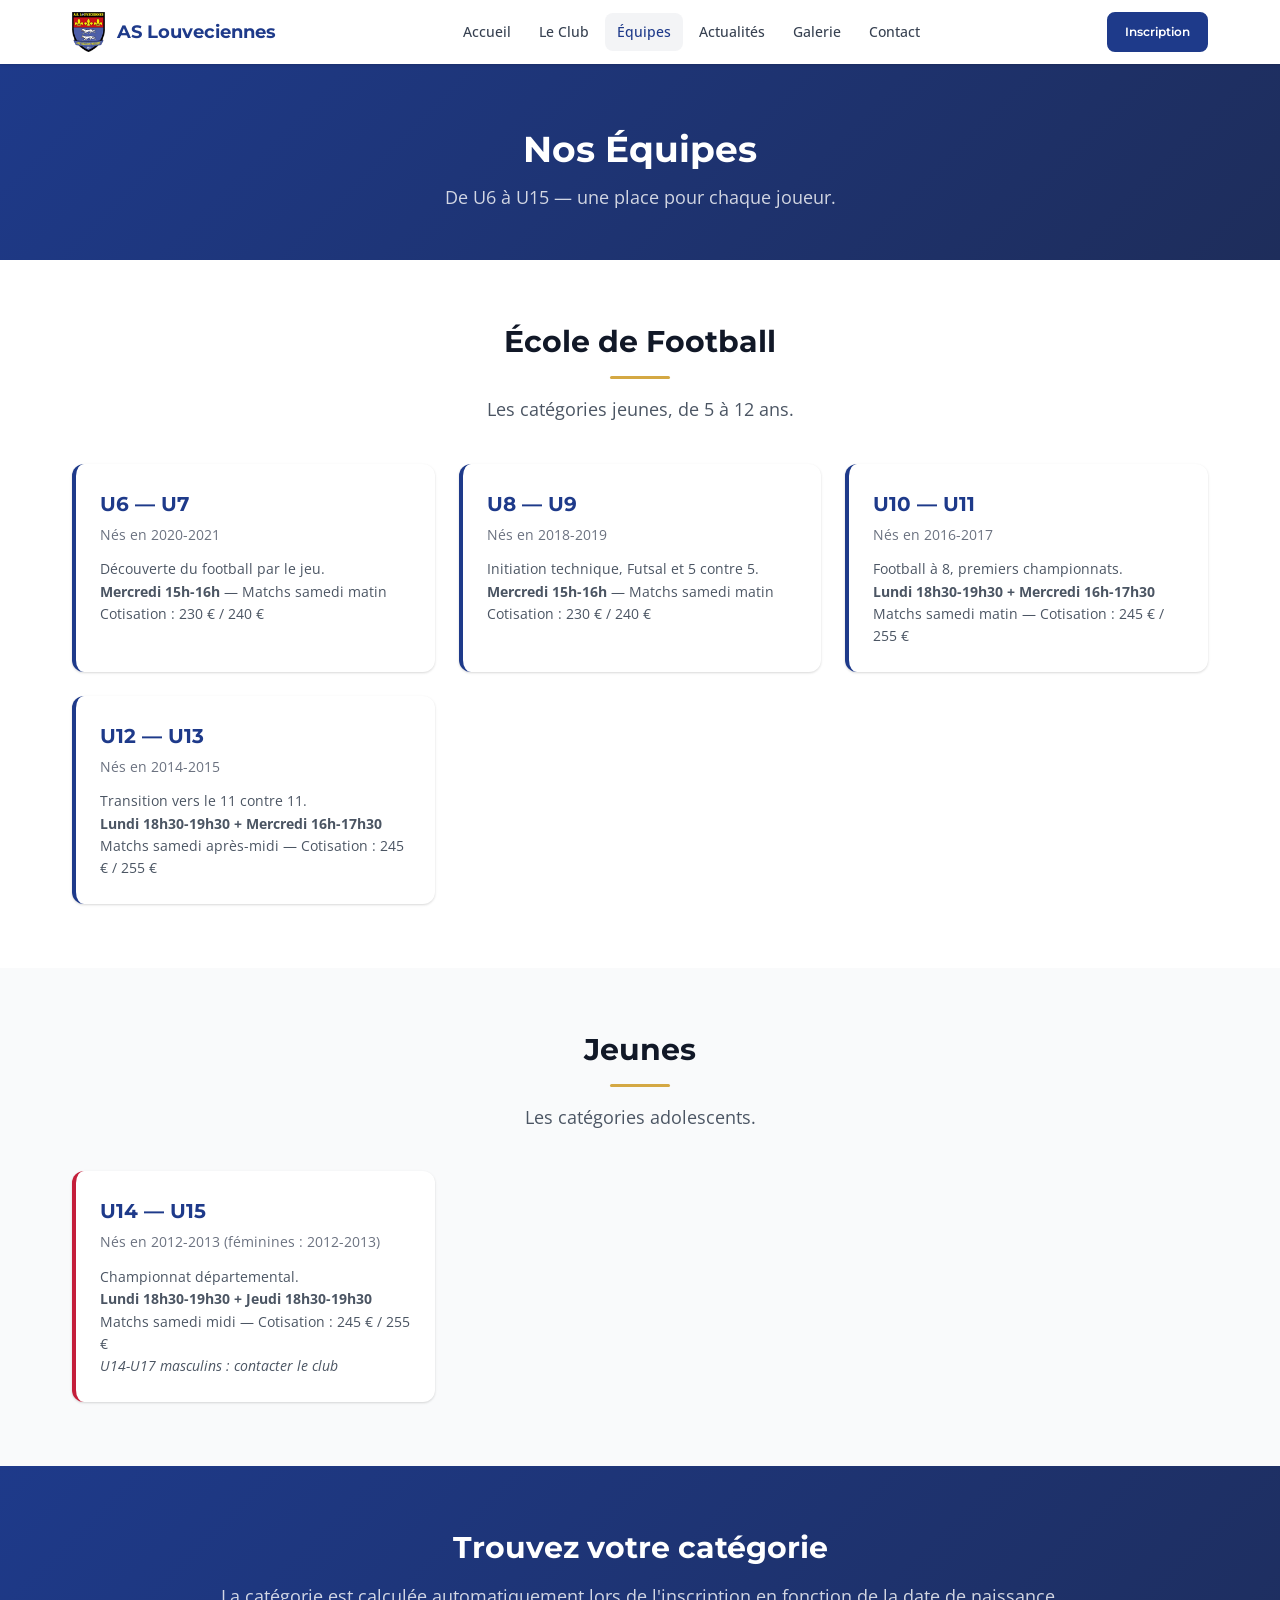
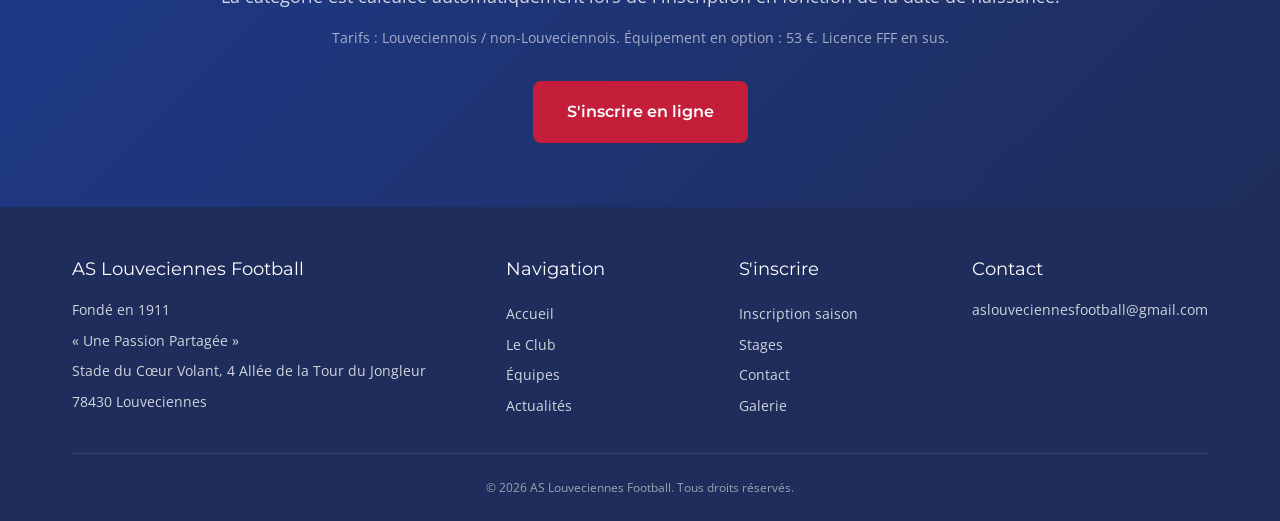
<file: equipes.html>
<!DOCTYPE html>
<html lang="fr">
<head>
  <meta charset="UTF-8">
  <meta name="viewport" content="width=device-width, initial-scale=1.0">
  <title>Nos Équipes — AS Louveciennes Football</title>
  <meta name="description" content="Toutes les catégories de l'AS Louveciennes Football : U6, U7, U8, U9, U10, U11, U12, U13, U14, U15.">
  <link rel="icon" href="assets/img/favicon.ico">
  <link rel="stylesheet" href="css/style.css">
</head>
<body>

  <nav class="navbar" role="navigation" aria-label="Navigation principale">
    <div class="container navbar__inner">
      <a href="index.html" class="navbar__logo">
        <img src="assets/img/logo.png" alt="Logo ASL" width="40" height="40">
        <span>AS Louveciennes</span>
      </a>
      <div class="navbar__links">
        <a href="index.html">Accueil</a>
        <a href="club.html">Le Club</a>
        <a href="equipes.html">Équipes</a>
        <a href="actualites.html">Actualités</a>
        <a href="galerie.html">Galerie</a>
        <a href="contact.html">Contact</a>
      </div>
      <a href="inscription.html" class="btn btn--primary btn--sm navbar__cta">Inscription</a>
      <button class="navbar__burger" aria-label="Menu" aria-expanded="false">
        <span></span><span></span><span></span>
      </button>
    </div>
    <div class="navbar__mobile" role="menu">
      <a href="index.html" role="menuitem">Accueil</a>
      <a href="club.html" role="menuitem">Le Club</a>
      <a href="equipes.html" role="menuitem">Équipes</a>
      <a href="actualites.html" role="menuitem">Actualités</a>
      <a href="galerie.html" role="menuitem">Galerie</a>
      <a href="contact.html" role="menuitem">Contact</a>
      <a href="inscription.html" class="btn btn--primary" role="menuitem">Inscription saison</a>
      <a href="stages.html" class="btn btn--secondary" role="menuitem">Stages</a>
    </div>
  </nav>

  <div class="page-header">
    <div class="container">
      <h1 class="page-header__title">Nos Équipes</h1>
      <p class="page-header__subtitle">De U6 à U15 — une place pour chaque joueur.</p>
    </div>
  </div>

  <section class="section">
    <div class="container">
      <div class="section__header">
        <h2 class="section__title">École de Football</h2>
        <p class="section__subtitle">Les catégories jeunes, de 5 à 12 ans.</p>
      </div>
      <div class="grid grid--3">
        <div class="equipe-card">
          <div class="equipe-card__categorie">U6 — U7</div>
          <div class="equipe-card__age">Nés en 2020-2021</div>
          <p class="equipe-card__info">Découverte du football par le jeu.<br><strong>Mercredi 15h-16h</strong> — Matchs samedi matin<br>Cotisation : 230 € / 240 €</p>
        </div>
        <div class="equipe-card">
          <div class="equipe-card__categorie">U8 — U9</div>
          <div class="equipe-card__age">Nés en 2018-2019</div>
          <p class="equipe-card__info">Initiation technique, Futsal et 5 contre 5.<br><strong>Mercredi 15h-16h</strong> — Matchs samedi matin<br>Cotisation : 230 € / 240 €</p>
        </div>
        <div class="equipe-card">
          <div class="equipe-card__categorie">U10 — U11</div>
          <div class="equipe-card__age">Nés en 2016-2017</div>
          <p class="equipe-card__info">Football à 8, premiers championnats.<br><strong>Lundi 18h30-19h30 + Mercredi 16h-17h30</strong><br>Matchs samedi matin — Cotisation : 245 € / 255 €</p>
        </div>
        <div class="equipe-card">
          <div class="equipe-card__categorie">U12 — U13</div>
          <div class="equipe-card__age">Nés en 2014-2015</div>
          <p class="equipe-card__info">Transition vers le 11 contre 11.<br><strong>Lundi 18h30-19h30 + Mercredi 16h-17h30</strong><br>Matchs samedi après-midi — Cotisation : 245 € / 255 €</p>
        </div>
      </div>
    </div>
  </section>

  <section class="section section--alt">
    <div class="container">
      <div class="section__header">
        <h2 class="section__title">Jeunes</h2>
        <p class="section__subtitle">Les catégories adolescents.</p>
      </div>
      <div class="grid grid--3">
        <div class="equipe-card" style="border-left-color:var(--rouge);">
          <div class="equipe-card__categorie">U14 — U15</div>
          <div class="equipe-card__age">Nés en 2012-2013 (féminines : 2012-2013)</div>
          <p class="equipe-card__info">Championnat départemental.<br><strong>Lundi 18h30-19h30 + Jeudi 18h30-19h30</strong><br>Matchs samedi midi — Cotisation : 245 € / 255 €<br><em>U14-U17 masculins : contacter le club</em></p>
        </div>
      </div>
    </div>
  </section>

  <!-- CTA -->
  <section class="section" style="background:linear-gradient(135deg,var(--bleu),var(--bleu-fonce));color:var(--blanc);text-align:center;">
    <div class="container">
      <h2 style="font-size:var(--fs-3xl);color:var(--blanc);margin-bottom:var(--sp-4);">Trouvez votre catégorie</h2>
      <p style="font-size:var(--fs-lg);color:rgba(255,255,255,0.8);margin-bottom:var(--sp-4);">La catégorie est calculée automatiquement lors de l'inscription en fonction de la date de naissance.</p>
      <p style="font-size:var(--fs-sm);color:rgba(255,255,255,0.6);margin-bottom:var(--sp-8);">Tarifs : Louveciennois / non-Louveciennois. Équipement en option : 53 €. Licence FFF en sus.</p>
      <a href="inscription.html" class="btn btn--secondary btn--lg">S'inscrire en ligne</a>
    </div>
  </section>

  <footer class="footer">
    <div class="container">
      <div class="footer__grid">
        <div>
          <div class="footer__title">AS Louveciennes Football</div>
          <div class="footer__info">
            <p>Fondé en 1911</p>
            <p>« Une Passion Partagée »</p>
            <p>Stade du Cœur Volant, 4 Allée de la Tour du Jongleur</p>
            <p>78430 Louveciennes</p>
          </div>
        </div>
        <div>
          <div class="footer__title">Navigation</div>
          <div class="footer__links">
            <a href="index.html">Accueil</a>
            <a href="club.html">Le Club</a>
            <a href="equipes.html">Équipes</a>
            <a href="actualites.html">Actualités</a>
          </div>
        </div>
        <div>
          <div class="footer__title">S'inscrire</div>
          <div class="footer__links">
            <a href="inscription.html">Inscription saison</a>
            <a href="stages.html">Stages</a>
            <a href="contact.html">Contact</a>
            <a href="galerie.html">Galerie</a>
          </div>
        </div>
        <div>
          <div class="footer__title">Contact</div>
          <div class="footer__info">
            <p>aslouveciennesfootball@gmail.com</p>
            
          </div>
        </div>
      </div>
      <div class="footer__bottom">
        <p>&copy; 2026 AS Louveciennes Football. Tous droits réservés.</p>
      </div>
    </div>
  </footer>

  <script src="js/main.js"></script>
</body>
</html>
</file>
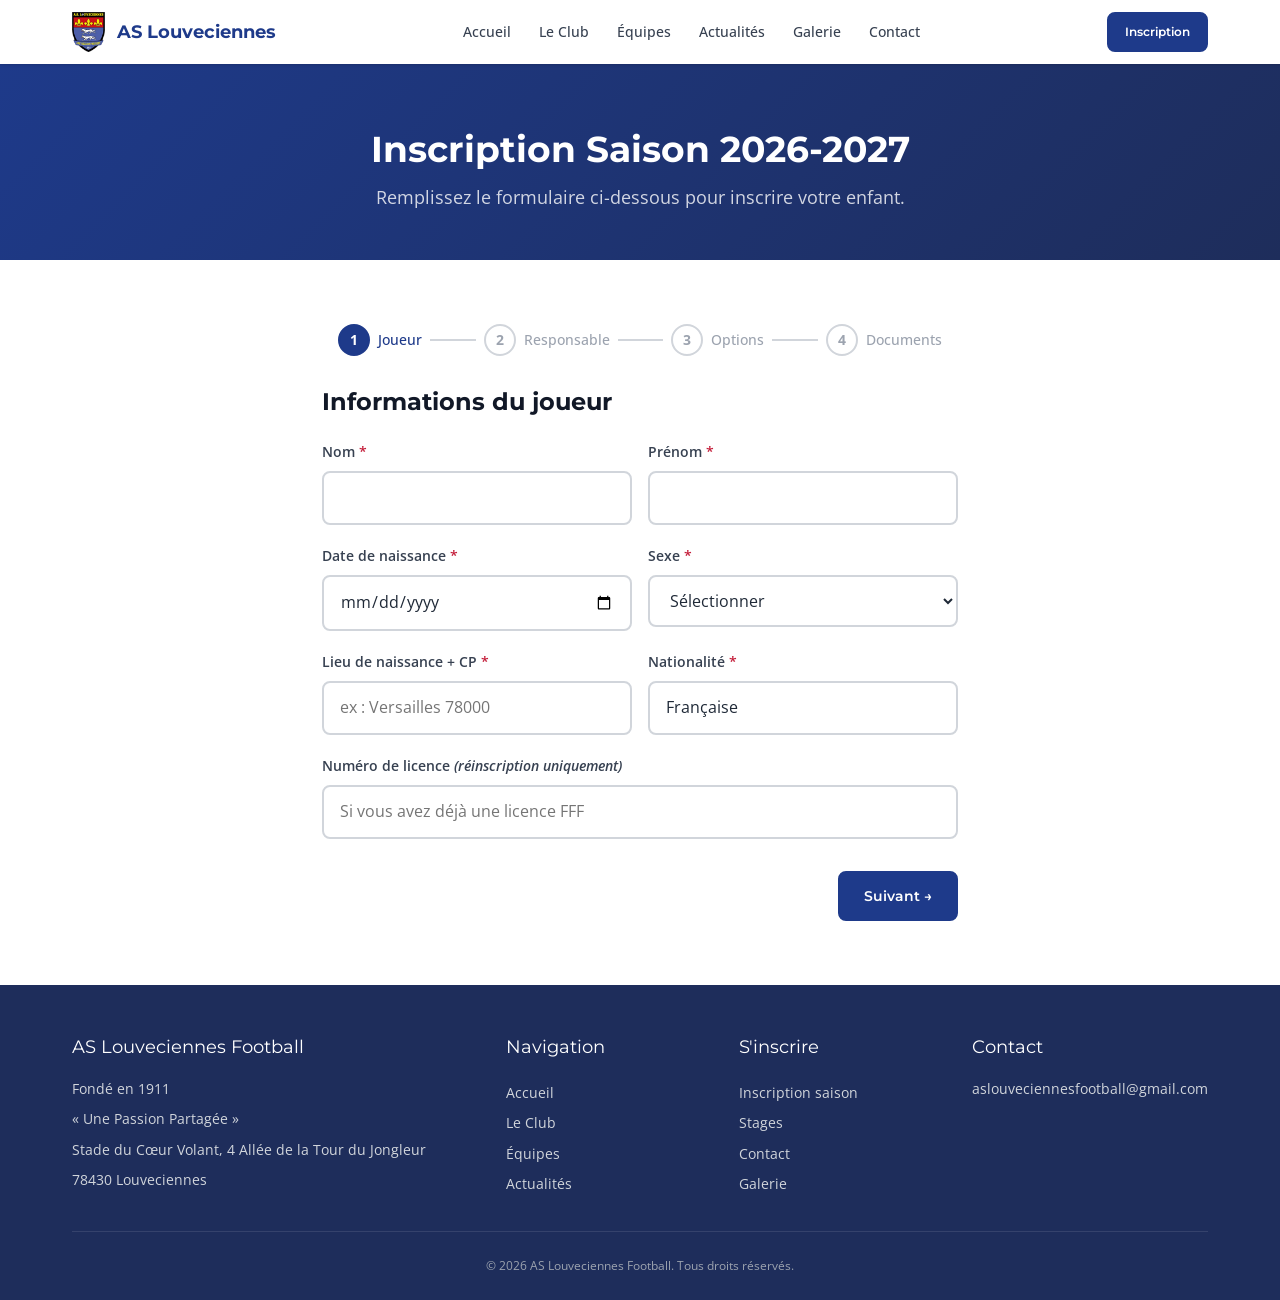
<file: inscription.html>
<!DOCTYPE html>
<html lang="fr">
<head>
  <meta charset="UTF-8">
  <meta name="viewport" content="width=device-width, initial-scale=1.0">
  <title>Inscription Saison 2026-2027 — AS Louveciennes Football</title>
  <meta name="description" content="Inscrivez votre enfant à l'AS Louveciennes Football pour la saison 2026-2027. Formulaire en ligne rapide et sécurisé.">
  <link rel="icon" href="assets/img/favicon.ico">
  <link rel="stylesheet" href="css/style.css">
  <style>
    .form-step { display: none; }
    .form-step.active { display: block; }
  </style>
</head>
<body>

  <nav class="navbar" role="navigation" aria-label="Navigation principale">
    <div class="container navbar__inner">
      <a href="index.html" class="navbar__logo">
        <img src="assets/img/logo.png" alt="Logo ASL" width="40" height="40">
        <span>AS Louveciennes</span>
      </a>
      <div class="navbar__links">
        <a href="index.html">Accueil</a>
        <a href="club.html">Le Club</a>
        <a href="equipes.html">Équipes</a>
        <a href="actualites.html">Actualités</a>
        <a href="galerie.html">Galerie</a>
        <a href="contact.html">Contact</a>
      </div>
      <a href="inscription.html" class="btn btn--primary btn--sm navbar__cta">Inscription</a>
      <button class="navbar__burger" aria-label="Menu" aria-expanded="false">
        <span></span><span></span><span></span>
      </button>
    </div>
    <div class="navbar__mobile" role="menu">
      <a href="index.html" role="menuitem">Accueil</a>
      <a href="club.html" role="menuitem">Le Club</a>
      <a href="equipes.html" role="menuitem">Équipes</a>
      <a href="actualites.html" role="menuitem">Actualités</a>
      <a href="galerie.html" role="menuitem">Galerie</a>
      <a href="contact.html" role="menuitem">Contact</a>
      <a href="inscription.html" class="btn btn--primary" role="menuitem">Inscription saison</a>
      <a href="stages.html" class="btn btn--secondary" role="menuitem">Stages</a>
    </div>
  </nav>

  <!-- HEADER -->
  <div class="page-header">
    <div class="container">
      <h1 class="page-header__title">Inscription Saison 2026-2027</h1>
      <p class="page-header__subtitle">Remplissez le formulaire ci-dessous pour inscrire votre enfant.</p>
    </div>
  </div>

  <!-- FORMULAIRE -->
  <section class="section inscription-form">
    <div class="container" style="max-width:700px;">

      <!-- Stepper -->
      <div class="stepper">
        <div class="stepper__step active">
          <div class="stepper__number">1</div>
          <span class="stepper__label">Joueur</span>
        </div>
        <div class="stepper__line"></div>
        <div class="stepper__step">
          <div class="stepper__number">2</div>
          <span class="stepper__label">Responsable</span>
        </div>
        <div class="stepper__line"></div>
        <div class="stepper__step">
          <div class="stepper__number">3</div>
          <span class="stepper__label">Options</span>
        </div>
        <div class="stepper__line"></div>
        <div class="stepper__step">
          <div class="stepper__number">4</div>
          <span class="stepper__label">Documents</span>
        </div>
      </div>

      <form id="inscriptionForm" novalidate>

        <!-- ÉTAPE 1 : Joueur -->
        <div class="form-step active" data-step="1">
          <h2 style="font-size:var(--fs-2xl);margin-bottom:var(--sp-6);">Informations du joueur</h2>

          <div class="form-row form-row--2">
            <div class="form-group">
              <label for="nom">Nom <span class="required">*</span></label>
              <input type="text" id="nom" class="form-input" required autocomplete="family-name">
              <div class="form-error"></div>
            </div>
            <div class="form-group">
              <label for="prenom">Prénom <span class="required">*</span></label>
              <input type="text" id="prenom" class="form-input" required autocomplete="given-name">
              <div class="form-error"></div>
            </div>
          </div>

          <div class="form-row form-row--2">
            <div class="form-group">
              <label for="dateNaissance">Date de naissance <span class="required">*</span></label>
              <input type="date" id="dateNaissance" class="form-input" required>
              <div class="form-error"></div>
            </div>
            <div class="form-group">
              <label for="sexe">Sexe <span class="required">*</span></label>
              <select id="sexe" class="form-select" required>
                <option value="">Sélectionner</option>
                <option value="M">Masculin</option>
                <option value="F">Féminin</option>
              </select>
              <div class="form-error"></div>
            </div>
          </div>

          <div class="form-row form-row--2">
            <div class="form-group" style="position:relative;">
              <label for="lieuNaissance">Lieu de naissance + CP <span class="required">*</span></label>
              <input type="text" id="lieuNaissance" class="form-input" required autocomplete="off" placeholder="ex : Versailles 78000">
              <div class="form-error"></div>
              <div id="lieuNaissanceSuggestions" class="autocomplete-list" style="display:none;"></div>
            </div>
            <div class="form-group">
              <label for="nationalite">Nationalité <span class="required">*</span></label>
              <input type="text" id="nationalite" class="form-input" required value="Française">
              <div class="form-error"></div>
            </div>
          </div>

          <!-- Catégorie auto-calculée -->
          <div class="categorie-result" style="display:none;">
            <div class="categorie-result__label">Catégorie calculée automatiquement</div>
            <div class="categorie-result__value" id="categorieDisplay">—</div>
          </div>
          <input type="hidden" id="categorie" name="categorie">

          <div class="form-group">
            <label for="numeroLicence">Numéro de licence <em>(réinscription uniquement)</em></label>
            <input type="text" id="numeroLicence" class="form-input" placeholder="Si vous avez déjà une licence FFF">
          </div>

          <div style="display:flex;justify-content:flex-end;margin-top:var(--sp-8);">
            <button type="button" class="btn btn--primary step-next">Suivant &rarr;</button>
          </div>
        </div>

        <!-- ÉTAPE 2 : Responsable légal -->
        <div class="form-step" data-step="2">
          <h2 style="font-size:var(--fs-2xl);margin-bottom:var(--sp-6);">Responsable légal</h2>

          <div class="form-group">
            <label for="adresse">Adresse <span class="required">*</span></label>
            <input type="text" id="adresse" class="form-input" required autocomplete="street-address" placeholder="ex : 11 parc du château">
            <div class="form-error"></div>
          </div>

          <div class="form-row form-row--2">
            <div class="form-group" style="position:relative;">
              <label for="codePostal">Code postal <span class="required">*</span></label>
              <input type="text" id="codePostal" class="form-input" required autocomplete="off" maxlength="5" placeholder="78430">
              <div class="form-error"></div>
              <div id="cpSuggestions" class="autocomplete-list" style="display:none;"></div>

            </div>
            <div class="form-group" style="position:relative;">
              <label for="ville">Ville <span class="required">*</span></label>
              <input type="text" id="ville" class="form-input" required autocomplete="off" placeholder="Louveciennes">
              <div class="form-error"></div>
              <div id="villeSuggestions" class="autocomplete-list" style="display:none;"></div>
            </div>
          </div>

          <h3 style="font-size:var(--fs-lg);margin:var(--sp-6) 0 var(--sp-4);">Contact principal</h3>

          <div class="form-row form-row--2">
            <div class="form-group">
              <label for="email">Email <span class="required">*</span></label>
              <input type="email" id="email" class="form-input" required autocomplete="email">
              <div class="form-hint">L'email de validation de la licence sera envoyé à cette adresse.</div>
              <div class="form-error"></div>
            </div>
            <div class="form-group">
              <label for="telephone">Téléphone <span class="required">*</span></label>
              <input type="tel" id="telephone" class="form-input" required autocomplete="tel" placeholder="06 12 34 56 78">
              <div class="form-error"></div>
            </div>
          </div>

          <div class="form-group">
            <label style="display:flex;align-items:center;gap:var(--sp-3);cursor:pointer;">
              <input type="checkbox" id="whatsapp1" style="width:18px;height:18px;flex-shrink:0;">
              <span>J'autorise l'utilisation de ce numéro pour le groupe WhatsApp de l'équipe</span>
            </label>
          </div>

          <h3 style="font-size:var(--fs-lg);margin:var(--sp-6) 0 var(--sp-4);">Second contact</h3>

          <div class="form-row form-row--2">
            <div class="form-group">
              <label for="email2">2e adresse email</label>
              <input type="email" id="email2" class="form-input">
            </div>
            <div class="form-group">
              <label for="telephone2">2e numéro de téléphone</label>
              <input type="tel" id="telephone2" class="form-input" placeholder="06 12 34 56 78">
            </div>
          </div>

          <div class="form-group">
            <label style="display:flex;align-items:center;gap:var(--sp-3);cursor:pointer;">
              <input type="checkbox" id="whatsapp2" style="width:18px;height:18px;flex-shrink:0;">
              <span>J'autorise l'utilisation de ce 2e numéro pour WhatsApp</span>
            </label>
          </div>

          <h3 style="font-size:var(--fs-lg);margin:var(--sp-8) 0 var(--sp-4);color:var(--rouge);">Contact d'urgence</h3>

          <div class="form-row form-row--2">
            <div class="form-group">
              <label for="contactUrgenceNom">Nom & lien <span class="required">*</span></label>
              <input type="text" id="contactUrgenceNom" class="form-input" required placeholder="ex : Marie Dupont (mère)">
              <div class="form-error"></div>
            </div>
            <div class="form-group">
              <label for="contactUrgenceTel">Téléphone <span class="required">*</span></label>
              <input type="tel" id="contactUrgenceTel" class="form-input" required placeholder="06 12 34 56 78">
              <div class="form-error"></div>
            </div>
          </div>

          <div style="display:flex;justify-content:space-between;margin-top:var(--sp-8);">
            <button type="button" class="btn btn--outline step-prev">&larr; Précédent</button>
            <button type="button" class="btn btn--primary step-next">Suivant &rarr;</button>
          </div>
        </div>

        <!-- ÉTAPE 3 : Options & Réductions -->
        <div class="form-step" data-step="3">
          <h2 style="font-size:var(--fs-2xl);margin-bottom:var(--sp-6);">Options & Réductions</h2>

          <h3 style="font-size:var(--fs-lg);margin-bottom:var(--sp-4);">Équipement</h3>
          <div class="form-group">
            <label style="display:flex;align-items:center;gap:var(--sp-3);cursor:pointer;">
              <input type="checkbox" id="equipement" style="width:18px;height:18px;flex-shrink:0;">
              <span>Je souhaite commander l'équipement du club (+53 €)</span>
            </label>
            <div class="form-hint">Maillot + short + chaussettes aux couleurs de l'ASL.</div>
          </div>

          <h3 style="font-size:var(--fs-lg);margin:var(--sp-8) 0 var(--sp-4);">Réductions</h3>

          <div class="form-group">
            <label style="display:flex;align-items:center;gap:var(--sp-3);cursor:pointer;">
              <input type="checkbox" id="passSport" style="width:18px;height:18px;flex-shrink:0;">
              <span>Pass'Sport (déduction de 50 €)</span>
            </label>
          </div>
          <div class="form-group" id="passSportNumeroGroup" style="display:none;">
            <label for="passSportNumero">Numéro Pass'Sport <span class="required">*</span></label>
            <input type="text" id="passSportNumero" class="form-input" placeholder="Numéro figurant sur votre notification">
            <div class="form-error"></div>
          </div>

          <div class="form-group">
            <label style="display:flex;align-items:center;gap:var(--sp-3);cursor:pointer;">
              <input type="checkbox" id="passPlus" style="width:18px;height:18px;flex-shrink:0;">
              <span>Pass+ (LABAZ)</span>
            </label>
          </div>
          <div class="form-group" id="passPlusNumeroGroup" style="display:none;">
            <label for="passPlusNumero">Numéro Pass+</label>
            <input type="text" id="passPlusNumero" class="form-input">
          </div>

          <div class="form-group">
            <label style="display:flex;align-items:center;gap:var(--sp-3);cursor:pointer;">
              <input type="checkbox" id="cartePF" style="width:18px;height:18px;flex-shrink:0;">
              <span>Carte Passion Football (réduction PF)</span>
            </label>
          </div>
          <div class="form-row form-row--2" id="cartePFGroup" style="display:none;">
            <div class="form-group">
              <label for="cartePFNumero">Numéro de carte PF</label>
              <input type="text" id="cartePFNumero" class="form-input">
            </div>
            <div class="form-group">
              <label for="cartePFTaux">Taux de réduction (%)</label>
              <input type="number" id="cartePFTaux" class="form-input" min="0" max="100">
            </div>
          </div>

          <div class="form-group">
            <label style="display:flex;align-items:center;gap:var(--sp-3);cursor:pointer;">
              <input type="checkbox" id="reductionQS" style="width:18px;height:18px;flex-shrink:0;">
              <span>Réduction Quotient Social (QS)</span>
            </label>
          </div>
          <div class="form-group" id="reductionQSGroup" style="display:none;">
            <label for="reductionQSTaux">Taux de réduction QS (%)</label>
            <input type="number" id="reductionQSTaux" class="form-input" min="0" max="100">
          </div>

          <h3 style="font-size:var(--fs-lg);margin:var(--sp-8) 0 var(--sp-4);">Mode de règlement</h3>
          <div class="form-group">
            <label for="reglement">Mode de règlement souhaité <span class="required">*</span></label>
            <select id="reglement" class="form-select" required>
              <option value="">Sélectionner</option>
              <option value="Virement">Virement bancaire</option>
              <option value="Chèque">Chèque</option>
              <option value="Espèces">Espèces</option>
            </select>
            <div class="form-hint">Virement : FR76 3000 3019 0200 0372 8306 293 — Libellé : NOM Prénom année de naissance. Possibilité de payer en 3 fois.</div>
            <div class="form-error"></div>
          </div>

          <div style="display:flex;justify-content:space-between;margin-top:var(--sp-8);">
            <button type="button" class="btn btn--outline step-prev">&larr; Précédent</button>
            <button type="button" class="btn btn--primary step-next">Suivant &rarr;</button>
          </div>
        </div>

        <!-- ÉTAPE 4 : Documents & Autorisations -->
        <div class="form-step" data-step="4">
          <h2 style="font-size:var(--fs-2xl);margin-bottom:var(--sp-6);">Documents & Autorisations</h2>

          <div class="form-group">
            <label>Certificat médical <span class="required">*</span></label>
            <div class="file-upload">
              <input type="file" id="certificat" accept=".pdf,.jpg,.jpeg,.png" required>
              <div class="file-upload__icon">📄</div>
              <div class="file-upload__text">Cliquez ou glissez votre certificat médical ici<br><small>PDF, JPG ou PNG — 5 Mo max</small></div>
              <div class="file-upload__name"></div>
            </div>
            <div class="form-hint">Certificat de non contre-indication à la pratique du football en compétition.</div>
            <div class="form-error"></div>
          </div>

          <div class="form-group">
            <label>Photo d'identité <span class="required">*</span></label>
            <div class="file-upload">
              <input type="file" id="photo" accept=".jpg,.jpeg,.png" required>
              <div class="file-upload__icon">📷</div>
              <div class="file-upload__text">Cliquez ou glissez une photo d'identité<br><small>JPG ou PNG — 5 Mo max</small></div>
              <div class="file-upload__name"></div>
            </div>
            <div class="form-error"></div>
          </div>

          <h3 style="font-size:var(--fs-lg);margin:var(--sp-8) 0 var(--sp-4);">Autorisations</h3>

          <div class="form-group">
            <label style="display:flex;align-items:flex-start;gap:var(--sp-3);cursor:pointer;">
              <input type="checkbox" id="autorisationImage" style="margin-top:4px;width:18px;height:18px;flex-shrink:0;">
              <span>J'autorise la diffusion de l'image de mon enfant dans le cadre des activités du club (site web, réseaux sociaux, presse locale).</span>
            </label>
          </div>

          <div class="form-group">
            <label style="display:flex;align-items:flex-start;gap:var(--sp-3);cursor:pointer;">
              <input type="checkbox" id="autorisationParentale" style="margin-top:4px;width:18px;height:18px;flex-shrink:0;" required>
              <span>J'autorise mon enfant à participer aux entraînements et compétitions de l'AS Louveciennes Football et certifie l'exactitude des informations fournies. <span class="required">*</span></span>
            </label>
            <div class="form-error"></div>
          </div>

          <div class="form-group">
            <label for="infosMedicales">Allergies / Informations médicales importantes</label>
            <textarea id="infosMedicales" class="form-textarea" rows="3" placeholder="Signalez toute allergie, traitement ou information importante pour les éducateurs..."></textarea>
          </div>

          <div style="display:flex;justify-content:space-between;margin-top:var(--sp-8);">
            <button type="button" class="btn btn--outline step-prev">&larr; Précédent</button>
            <button type="submit" class="btn btn--secondary btn--lg btn-submit">Envoyer l'inscription</button>
          </div>
        </div>

      </form>
    </div>
  </section>

  <footer class="footer">
    <div class="container">
      <div class="footer__grid">
        <div>
          <div class="footer__title">AS Louveciennes Football</div>
          <div class="footer__info">
            <p>Fondé en 1911</p>
            <p>« Une Passion Partagée »</p>
            <p>Stade du Cœur Volant, 4 Allée de la Tour du Jongleur</p>
            <p>78430 Louveciennes</p>
          </div>
        </div>
        <div>
          <div class="footer__title">Navigation</div>
          <div class="footer__links">
            <a href="index.html">Accueil</a>
            <a href="club.html">Le Club</a>
            <a href="equipes.html">Équipes</a>
            <a href="actualites.html">Actualités</a>
          </div>
        </div>
        <div>
          <div class="footer__title">S'inscrire</div>
          <div class="footer__links">
            <a href="inscription.html">Inscription saison</a>
            <a href="stages.html">Stages</a>
            <a href="contact.html">Contact</a>
            <a href="galerie.html">Galerie</a>
          </div>
        </div>
        <div>
          <div class="footer__title">Contact</div>
          <div class="footer__info">
            <p>aslouveciennesfootball@gmail.com</p>
            
          </div>
        </div>
      </div>
      <div class="footer__bottom">
        <p>&copy; 2026 AS Louveciennes Football. Tous droits réservés.</p>
      </div>
    </div>
  </footer>

  <script src="js/main.js"></script>
  <script src="js/inscription.js"></script>
</body>
</html>
</file>
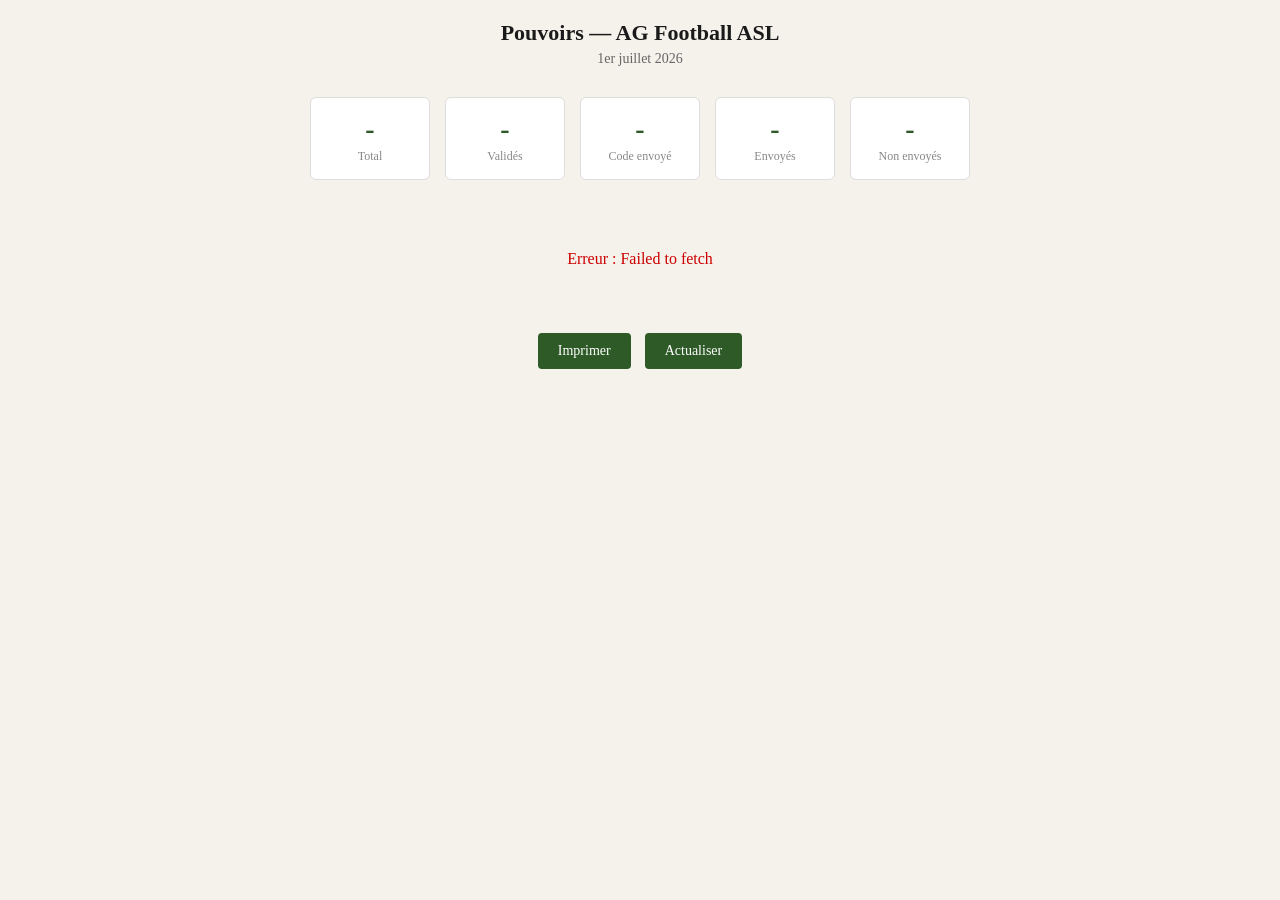
<file: pouvoir-admin.html>
<!DOCTYPE html>
<html lang="fr">
<head>
  <meta charset="UTF-8">
  <meta name="viewport" content="width=device-width, initial-scale=1.0">
  <title>Admin Pouvoirs — AG Football ASL</title>
  <style>
    * { margin: 0; padding: 0; box-sizing: border-box; }
    body { font-family: Georgia, serif; background: #f5f1eb; color: #1a1a1a; padding: 20px; }
    .container { max-width: 960px; margin: 0 auto; }
    h1 { font-size: 22px; text-align: center; margin-bottom: 5px; }
    .subtitle { text-align: center; font-size: 14px; color: #666; margin-bottom: 30px; }

    .kpis {
      display: flex; gap: 15px; margin-bottom: 30px; flex-wrap: wrap; justify-content: center;
    }
    .kpi {
      background: #fff; border: 1px solid #ddd; border-radius: 6px;
      padding: 15px 25px; text-align: center; min-width: 120px;
    }
    .kpi .value { font-size: 28px; font-weight: bold; color: #2d5a27; }
    .kpi .label { font-size: 12px; color: #888; margin-top: 4px; }

    table { width: 100%; border-collapse: collapse; background: #fff; border-radius: 6px; overflow: hidden; }
    th { background: #2d5a27; color: #fff; font-size: 13px; padding: 10px 12px; text-align: left; }
    td { padding: 8px 12px; font-size: 13px; border-bottom: 1px solid #eee; }
    tr:hover td { background: #faf8f5; }

    .badge {
      display: inline-block; padding: 2px 8px; border-radius: 10px;
      font-size: 11px; font-weight: bold;
    }
    .badge-valide { background: #d4edda; color: #155724; }
    .badge-code_envoye { background: #cce5ff; color: #004085; }
    .badge-envoye { background: #e2e3e5; color: #383d41; }
    .badge-non_envoye { background: #f8d7da; color: #721c24; }

    .mandataires { margin-top: 30px; }
    .mandataires h2 { font-size: 16px; margin-bottom: 10px; }
    .mand-item {
      display: flex; justify-content: space-between; padding: 8px 12px;
      background: #fff; border-bottom: 1px solid #eee;
    }
    .mand-item:first-child { border-radius: 6px 6px 0 0; }
    .mand-item:last-child { border-radius: 0 0 6px 6px; border-bottom: none; }
    .mand-count { font-weight: bold; color: #2d5a27; }

    .loading { text-align: center; padding: 40px; color: #888; }
    .error { text-align: center; padding: 40px; color: #c00; }
    .actions { text-align: center; margin-top: 20px; }
    .btn {
      display: inline-block; margin: 5px; padding: 10px 20px;
      background: #2d5a27; color: #fff; border: none; border-radius: 4px;
      cursor: pointer; font-family: Georgia, serif; font-size: 14px;
    }
    .btn:hover { background: #3d7a35; }
    @media print {
      .actions, .btn { display: none; }
      body { background: #fff; }
    }
  </style>
</head>
<body>

<div class="container">
  <h1>Pouvoirs — AG Football ASL</h1>
  <div class="subtitle">1er juillet 2026</div>

  <div class="kpis">
    <div class="kpi"><div class="value" id="kpi-total">-</div><div class="label">Total</div></div>
    <div class="kpi"><div class="value" id="kpi-valides">-</div><div class="label">Valid&eacute;s</div></div>
    <div class="kpi"><div class="value" id="kpi-code">-</div><div class="label">Code envoy&eacute;</div></div>
    <div class="kpi"><div class="value" id="kpi-envoyes">-</div><div class="label">Envoy&eacute;s</div></div>
    <div class="kpi"><div class="value" id="kpi-non">-</div><div class="label">Non envoy&eacute;s</div></div>
  </div>

  <div class="loading" id="loading">Chargement des donn&eacute;es...</div>
  <div class="error" id="error" style="display:none;"></div>

  <table style="display:none;" id="tableau">
    <thead>
      <tr>
        <th>Adh&eacute;rent</th>
        <th>Cat.</th>
        <th>Type</th>
        <th>Mandataire</th>
        <th>Date confirmation</th>
        <th>Statut</th>
        <th>PDF</th>
      </tr>
    </thead>
    <tbody id="tbody"></tbody>
  </table>

  <div class="mandataires" id="mandataires-section" style="display:none;">
    <h2>Pouvoirs par mandataire</h2>
    <div id="mandataires-list"></div>
  </div>

  <div class="actions">
    <button class="btn" onclick="window.print()">Imprimer</button>
    <button class="btn" onclick="charger()">Actualiser</button>
  </div>
</div>

<script>
  var API = 'https://script.google.com/macros/s/AKfycbyc_DgCnyozzk9dZv0m7pDA4-kZ_ktx5Co30LX0dLr5tROChaJ7fKYXtNvDJBBnoCf6Sg/exec';

  function charger() {
    document.getElementById('loading').style.display = 'block';
    document.getElementById('tableau').style.display = 'none';
    document.getElementById('mandataires-section').style.display = 'none';
    document.getElementById('error').style.display = 'none';

    fetch(API + '?action=admin')
      .then(function(r) { return r.json(); })
      .then(render)
      .catch(function(e) {
        document.getElementById('loading').style.display = 'none';
        document.getElementById('error').style.display = 'block';
        document.getElementById('error').textContent = 'Erreur : ' + e.message;
      });
  }

  function render(rows) {
    document.getElementById('loading').style.display = 'none';
    document.getElementById('tableau').style.display = 'table';

    var total = rows.length;
    var valides = 0, code = 0, envoyes = 0, non = 0;
    var mandataires = {};
    var tbody = document.getElementById('tbody');
    tbody.innerHTML = '';

    rows.forEach(function(r) {
      if (r.statut === 'valide') valides++;
      else if (r.statut === 'code_envoye') code++;
      else if (r.statut === 'envoye') envoyes++;
      else non++;

      if (r.mandataire && r.statut === 'valide') {
        mandataires[r.mandataire] = (mandataires[r.mandataire] || 0) + 1;
      }

      var tr = document.createElement('tr');
      tr.innerHTML =
        '<td><strong>' + r.prenom + ' ' + r.nom + '</strong></td>' +
        '<td>' + (r.categorie || '') + '</td>' +
        '<td>' + r.type + '</td>' +
        '<td>' + (r.mandataire || '') + '</td>' +
        '<td>' + (r.dateConfirmation || '') + '</td>' +
        '<td><span class="badge badge-' + r.statut + '">' + r.statut.replace(/_/g, ' ') + '</span></td>' +
        '<td>' + (r.lienPdf ? '<a href="' + r.lienPdf + '" target="_blank" style="color:#2d5a27;">Voir</a>' : '') + '</td>';
      tbody.appendChild(tr);
    });

    document.getElementById('kpi-total').textContent = total;
    document.getElementById('kpi-valides').textContent = valides;
    document.getElementById('kpi-code').textContent = code;
    document.getElementById('kpi-envoyes').textContent = envoyes;
    document.getElementById('kpi-non').textContent = non;

    var mandKeys = Object.keys(mandataires).sort(function(a, b) {
      return mandataires[b] - mandataires[a];
    });

    if (mandKeys.length > 0) {
      document.getElementById('mandataires-section').style.display = 'block';
      var list = document.getElementById('mandataires-list');
      list.innerHTML = '';
      mandKeys.forEach(function(m) {
        var div = document.createElement('div');
        div.className = 'mand-item';
        div.innerHTML = '<span>' + m + '</span><span class="mand-count">' + mandataires[m] + ' pouvoir(s)</span>';
        list.appendChild(div);
      });
    }
  }

  charger();
</script>

</body>
</html>
</file>
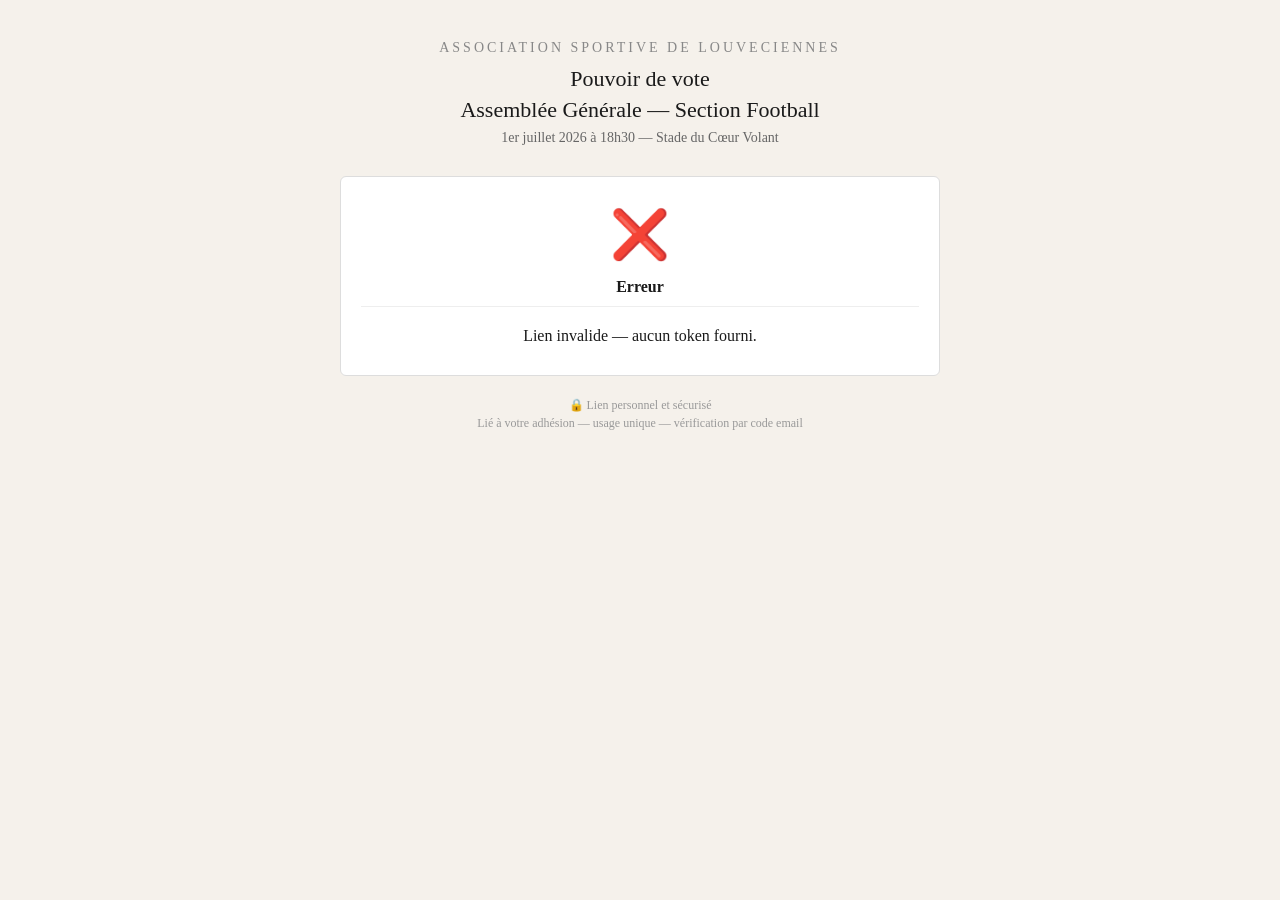
<file: pouvoir.html>
<!DOCTYPE html>
<html lang="fr">
<head>
  <meta charset="UTF-8">
  <meta name="viewport" content="width=device-width, initial-scale=1.0">
  <title>Pouvoir de vote — AG Section Football ASL</title>
  <style>
    * { margin: 0; padding: 0; box-sizing: border-box; }
    body {
      font-family: Georgia, 'Times New Roman', serif;
      background: #f5f1eb; color: #1a1a1a;
      min-height: 100vh; display: flex; justify-content: center; padding: 20px;
    }
    .container { max-width: 600px; width: 100%; margin-top: 20px; }
    .header { text-align: center; margin-bottom: 30px; }
    .header .logo { font-size: 14px; letter-spacing: 3px; text-transform: uppercase; color: #888; margin-bottom: 8px; }
    .header h1 { font-size: 22px; font-weight: normal; line-height: 1.4; }
    .header .date { font-size: 14px; color: #666; margin-top: 4px; }
    .card {
      background: #fff; border: 1px solid #ddd; border-radius: 6px;
      padding: 30px; margin-bottom: 20px;
    }
    .card h2 { font-size: 16px; font-weight: bold; margin-bottom: 20px; padding-bottom: 10px; border-bottom: 1px solid #eee; }
    .adherent-info {
      background: #faf8f5; border-left: 3px solid #2d5a27;
      padding: 15px 20px; margin-bottom: 20px; font-size: 15px; line-height: 1.6;
    }
    .adherent-info .nom { font-weight: bold; font-size: 17px; }
    .adherent-info .categorie { color: #666; font-size: 13px; }
    .procuration-text { font-size: 14px; line-height: 1.8; margin-bottom: 25px; text-align: justify; }
    .procuration-text em { font-style: normal; font-weight: bold; }
    .field-group { margin-bottom: 20px; }
    .field-group label { display: block; font-size: 14px; font-weight: bold; margin-bottom: 6px; }
    .field-group .hint { font-size: 12px; color: #888; margin-bottom: 8px; }
    .field-group input {
      width: 100%; padding: 12px 15px; font-size: 16px; font-family: Georgia, serif;
      border: 1px solid #ccc; border-radius: 4px; background: #faf8f5; transition: border-color 0.2s;
    }
    .field-group input:focus { outline: none; border-color: #2d5a27; background: #fff; }
    .legal-notice {
      font-size: 12px; color: #888; line-height: 1.6; margin-bottom: 25px;
      padding: 12px 15px; background: #faf8f5; border-radius: 4px;
    }
    .btn {
      display: block; width: 100%; padding: 15px; font-size: 16px;
      font-family: Georgia, serif; font-weight: bold; color: #fff;
      background: #2d5a27; border: none; border-radius: 4px; cursor: pointer;
      transition: background 0.2s;
    }
    .btn:hover { background: #1e3d1a; }
    .btn:disabled { background: #aaa; cursor: not-allowed; }
    .security-info { text-align: center; font-size: 12px; color: #999; margin-top: 20px; line-height: 1.5; }

    .hidden { display: none; }
    .loading { text-align: center; padding: 40px; color: #666; font-size: 15px; }

    /* Code input */
    .code-section { text-align: center; }
    .code-section .code-hint { font-size: 14px; line-height: 1.7; margin-bottom: 20px; color: #444; }
    .code-section .code-hint strong { color: #1a1a1a; }
    .code-input {
      width: 200px; padding: 15px; font-size: 28px; font-family: 'Courier New', monospace;
      text-align: center; letter-spacing: 6px; border: 2px solid #ccc; border-radius: 6px;
      background: #faf8f5; margin: 0 auto 15px; display: block;
    }
    .code-input:focus { outline: none; border-color: #2d5a27; background: #fff; }
    .code-error { color: #c0392b; font-size: 13px; margin-bottom: 15px; min-height: 20px; }

    /* Confirmation */
    .confirmation { text-align: center; padding: 40px 20px; }
    .confirmation .check { font-size: 48px; color: #2d5a27; margin-bottom: 15px; }
    .confirmation h2 { border: none; padding: 0; margin-bottom: 10px; }
    .confirmation .recap { font-size: 15px; line-height: 1.8; color: #444; margin-top: 15px; }
    .confirmation .recap strong { color: #1a1a1a; }
    .confirmation .pdf-note {
      background: #f0f7ef; border: 1px solid #c3dfc0; border-radius: 6px;
      padding: 12px 15px; margin-top: 20px; font-size: 13px; color: #2d5a27;
    }

    /* Deja utilise */
    .status-used { text-align: center; padding: 30px 20px; }
    .status-used .icon { font-size: 48px; color: #c57b1a; margin-bottom: 15px; }
    .status-used .recap { font-size: 15px; line-height: 1.8; color: #444; margin-top: 15px; }
    .status-used .recap strong { color: #1a1a1a; }

    /* Erreur */
    .status-error { text-align: center; padding: 30px 20px; }
    .status-error .icon { font-size: 48px; color: #c0392b; margin-bottom: 15px; }

    @media (max-width: 480px) { .card { padding: 20px 15px; } .header h1 { font-size: 18px; } }
  </style>
</head>
<body>

<div class="container">
  <div class="header">
    <div class="logo">Association Sportive de Louveciennes</div>
    <h1>Pouvoir de vote<br>Assembl&#233;e G&#233;n&#233;rale &#8212; Section Football</h1>
    <div class="date">1er juillet 2026 &#224; 18h30 &#8212; Stade du C&#339;ur Volant</div>
  </div>

  <!-- Chargement -->
  <div class="card loading" id="loading-card">Chargement...</div>

  <!-- Etape 1 : Formulaire mandataire -->
  <div class="card hidden" id="form-card">
    <h2>&#201;tape 1 &#8212; D&#233;signation du mandataire</h2>

    <div class="adherent-info">
      <div class="nom" id="adherent-nom"></div>
      <div class="categorie" id="adherent-cat"></div>
    </div>

    <div class="procuration-text">
      Je soussign&#233;(e), agissant en qualit&#233; de repr&#233;sentant l&#233;gal de
      <em id="text-adherent"></em>,
      membre de la section Football de l'ASL, donne pouvoir &#224; la personne
      d&#233;sign&#233;e ci-dessous pour me repr&#233;senter &#224; l'assembl&#233;e g&#233;n&#233;rale
      du 1er juillet 2026 et voter en mon nom sur toutes les
      r&#233;solutions inscrites &#224; l'ordre du jour.
    </div>

    <div class="field-group">
      <label for="mandataire">Nom et pr&#233;nom du mandataire</label>
      <div class="hint">La personne qui votera en votre nom lors de l'assembl&#233;e</div>
      <input type="text" id="mandataire" placeholder="ex : C&#233;line ERRADI" autocomplete="name">
    </div>

    <div class="legal-notice">
      Ce pouvoir est valable uniquement pour l'assembl&#233;e g&#233;n&#233;rale de la section
      Football de l'ASL du 1er juillet 2026.
      Ce formulaire ne constitue pas un acte juridique opposable aux tiers.
    </div>

    <button class="btn" id="btn-confirm" disabled onclick="confirmer()">
      Envoyer le code de v&#233;rification
    </button>
  </div>

  <!-- Envoi en cours -->
  <div class="card hidden" id="spinner-card">
    <div class="loading">Envoi du code en cours...</div>
  </div>

  <!-- Etape 2 : Saisie du code -->
  <div class="card hidden" id="code-card">
    <h2>&#201;tape 2 &#8212; V&#233;rification par code</h2>

    <div class="code-section">
      <div class="code-hint">
        Un code &#224; 6 chiffres a &#233;t&#233; envoy&#233; &#224; votre adresse email.<br>
        Saisissez-le ci-dessous pour confirmer le pouvoir donn&#233; &#224;
        <strong id="code-mandataire"></strong>.
      </div>

      <input type="text" id="code-input" class="code-input" maxlength="6"
             placeholder="000000" inputmode="numeric" pattern="[0-9]*"
             autocomplete="one-time-code">
      <div class="code-error" id="code-error"></div>

      <button class="btn" id="btn-verify" disabled onclick="verifierCode()">
        Confirmer le pouvoir
      </button>
    </div>
  </div>

  <!-- Verification en cours -->
  <div class="card hidden" id="verify-spinner-card">
    <div class="loading">V&#233;rification et g&#233;n&#233;ration du document...</div>
  </div>

  <!-- Confirmation finale -->
  <div class="card confirmation hidden" id="confirmation-card">
    <div class="check">&#10003;</div>
    <h2>Pouvoir valid&#233; et certifi&#233;</h2>
    <div class="recap">
      Le pouvoir de vote de <strong id="recap-adherent"></strong>
      a &#233;t&#233; donn&#233; &#224; <strong id="recap-mandataire"></strong>.<br><br>
      Confirm&#233; le <strong id="recap-date"></strong>.
    </div>
    <div class="pdf-note">
      &#128196; Un email de confirmation avec le <strong>document de procuration en PDF</strong>
      vous a &#233;t&#233; envoy&#233;.
    </div>
  </div>

  <!-- Deja utilise -->
  <div class="card status-used hidden" id="used-card">
    <div class="icon">&#9888;</div>
    <h2>Pouvoir d&#233;j&#224; enregistr&#233;</h2>
    <div class="recap">
      Ce pouvoir a d&#233;j&#224; &#233;t&#233; donn&#233; &#224; <strong id="used-mandataire"></strong>
      le <strong id="used-date"></strong>.<br><br>
      Si vous souhaitez modifier votre choix, contactez le bureau de la section.
    </div>
  </div>

  <!-- Erreur -->
  <div class="card status-error hidden" id="error-card">
    <div class="icon">&#10060;</div>
    <h2>Erreur</h2>
    <div class="recap" id="error-message">Lien invalide ou expir&#233;.</div>
  </div>

  <div class="security-info">
    &#128274; Lien personnel et s&#233;curis&#233;<br>
    Li&#233; &#224; votre adh&#233;sion &#8212; usage unique &#8212; v&#233;rification par code email
  </div>
</div>

<script>
  var API = 'https://script.google.com/macros/s/AKfycbyc_DgCnyozzk9dZv0m7pDA4-kZ_ktx5Co30LX0dLr5tROChaJ7fKYXtNvDJBBnoCf6Sg/exec';
  var params = new URLSearchParams(window.location.search);
  var token = params.get('token');
  var currentData = null;
  var currentMandataire = '';

  function show(id) {
    document.querySelectorAll('.card').forEach(function(c) { c.classList.add('hidden'); });
    document.getElementById(id).classList.remove('hidden');
  }

  function apiGet(action, tkn) {
    return fetch(API + '?action=' + action + '&token=' + encodeURIComponent(tkn))
      .then(function(r) { return r.json(); });
  }

  function apiPost(data) {
    return fetch(API, {
      method: 'POST',
      headers: { 'Content-Type': 'text/plain' },
      body: JSON.stringify(data)
    }).then(function(r) { return r.json(); });
  }

  // Init
  if (token) {
    apiGet('info', token).then(function(data) {
      if (data.error) { show('error-card'); return; }

      currentData = data;
      var nomComplet = data.prenom + ' ' + data.nom;
      document.getElementById('adherent-nom').textContent = nomComplet;
      document.getElementById('text-adherent').textContent = nomComplet;

      var catText = '';
      if (data.type === 'dirigeant') catText = 'Dirigeant(e)';
      else if (data.categorie) catText = 'Cat\u00e9gorie ' + data.categorie + ' \u2014 Adh\u00e9rent repr\u00e9sent\u00e9 par son ascendant';
      document.getElementById('adherent-cat').textContent = catText;

      if (data.statut === 'valide') {
        document.getElementById('used-mandataire').textContent = data.mandataire;
        document.getElementById('used-date').textContent = data.dateConfirmation;
        show('used-card');
      } else if (data.statut === 'code_envoye') {
        // Code deja envoye, afficher l'ecran de saisie
        currentMandataire = data.mandataire;
        document.getElementById('code-mandataire').textContent = data.mandataire;
        show('code-card');
      } else {
        show('form-card');
      }
    }).catch(function() {
      document.getElementById('error-message').textContent = 'Erreur de connexion. R\u00e9essayez.';
      show('error-card');
    });
  } else {
    document.getElementById('error-message').textContent = 'Lien invalide \u2014 aucun token fourni.';
    show('error-card');
  }

  // Etape 1 : mandataire
  var input = document.getElementById('mandataire');
  var btn = document.getElementById('btn-confirm');
  input.addEventListener('input', function() {
    btn.disabled = this.value.trim().length < 3;
  });

  function confirmer() {
    var mandataire = input.value.trim();
    if (mandataire.length < 3 || !currentData) return;

    currentMandataire = mandataire;
    btn.disabled = true;
    show('spinner-card');

    apiPost({ action: 'valider', token: currentData.token, mandataire: mandataire })
      .then(function(result) {
        if (result.ok && result.needsCode) {
          document.getElementById('code-mandataire').textContent = mandataire;
          show('code-card');
          document.getElementById('code-input').focus();
        } else if (result.reason === 'already_done') {
          document.getElementById('used-mandataire').textContent = result.mandataire;
          document.getElementById('used-date').textContent = result.date;
          show('used-card');
        } else {
          document.getElementById('error-message').textContent = 'Erreur lors de l\'envoi du code.';
          show('error-card');
        }
      })
      .catch(function() {
        document.getElementById('error-message').textContent = 'Erreur de connexion. R\u00e9essayez.';
        show('error-card');
      });
  }

  // Etape 2 : code
  var codeInput = document.getElementById('code-input');
  var btnVerify = document.getElementById('btn-verify');

  codeInput.addEventListener('input', function() {
    this.value = this.value.replace(/\D/g, '');
    btnVerify.disabled = this.value.length !== 6;
    document.getElementById('code-error').textContent = '';
  });

  function verifierCode() {
    var code = codeInput.value.trim();
    if (code.length !== 6 || !currentData) return;

    btnVerify.disabled = true;
    show('verify-spinner-card');

    apiPost({ action: 'verifier_code', token: currentData.token, code: code })
      .then(function(result) {
        if (result.ok) {
          document.getElementById('recap-adherent').textContent = result.nom;
          document.getElementById('recap-mandataire').textContent = result.mandataire;
          document.getElementById('recap-date').textContent = result.date;
          show('confirmation-card');
        } else if (result.reason === 'wrong_code') {
          show('code-card');
          document.getElementById('code-error').textContent = 'Code incorrect. V\u00e9rifiez votre email et r\u00e9essayez.';
          codeInput.value = '';
          codeInput.focus();
          btnVerify.disabled = true;
        } else if (result.reason === 'already_done') {
          document.getElementById('used-mandataire').textContent = result.mandataire;
          document.getElementById('used-date').textContent = result.date;
          show('used-card');
        } else {
          document.getElementById('error-message').textContent = 'Erreur lors de la v\u00e9rification.';
          show('error-card');
        }
      })
      .catch(function() {
        document.getElementById('error-message').textContent = 'Erreur de connexion. R\u00e9essayez.';
        show('error-card');
      });
  }
</script>

</body>
</html>
</file>
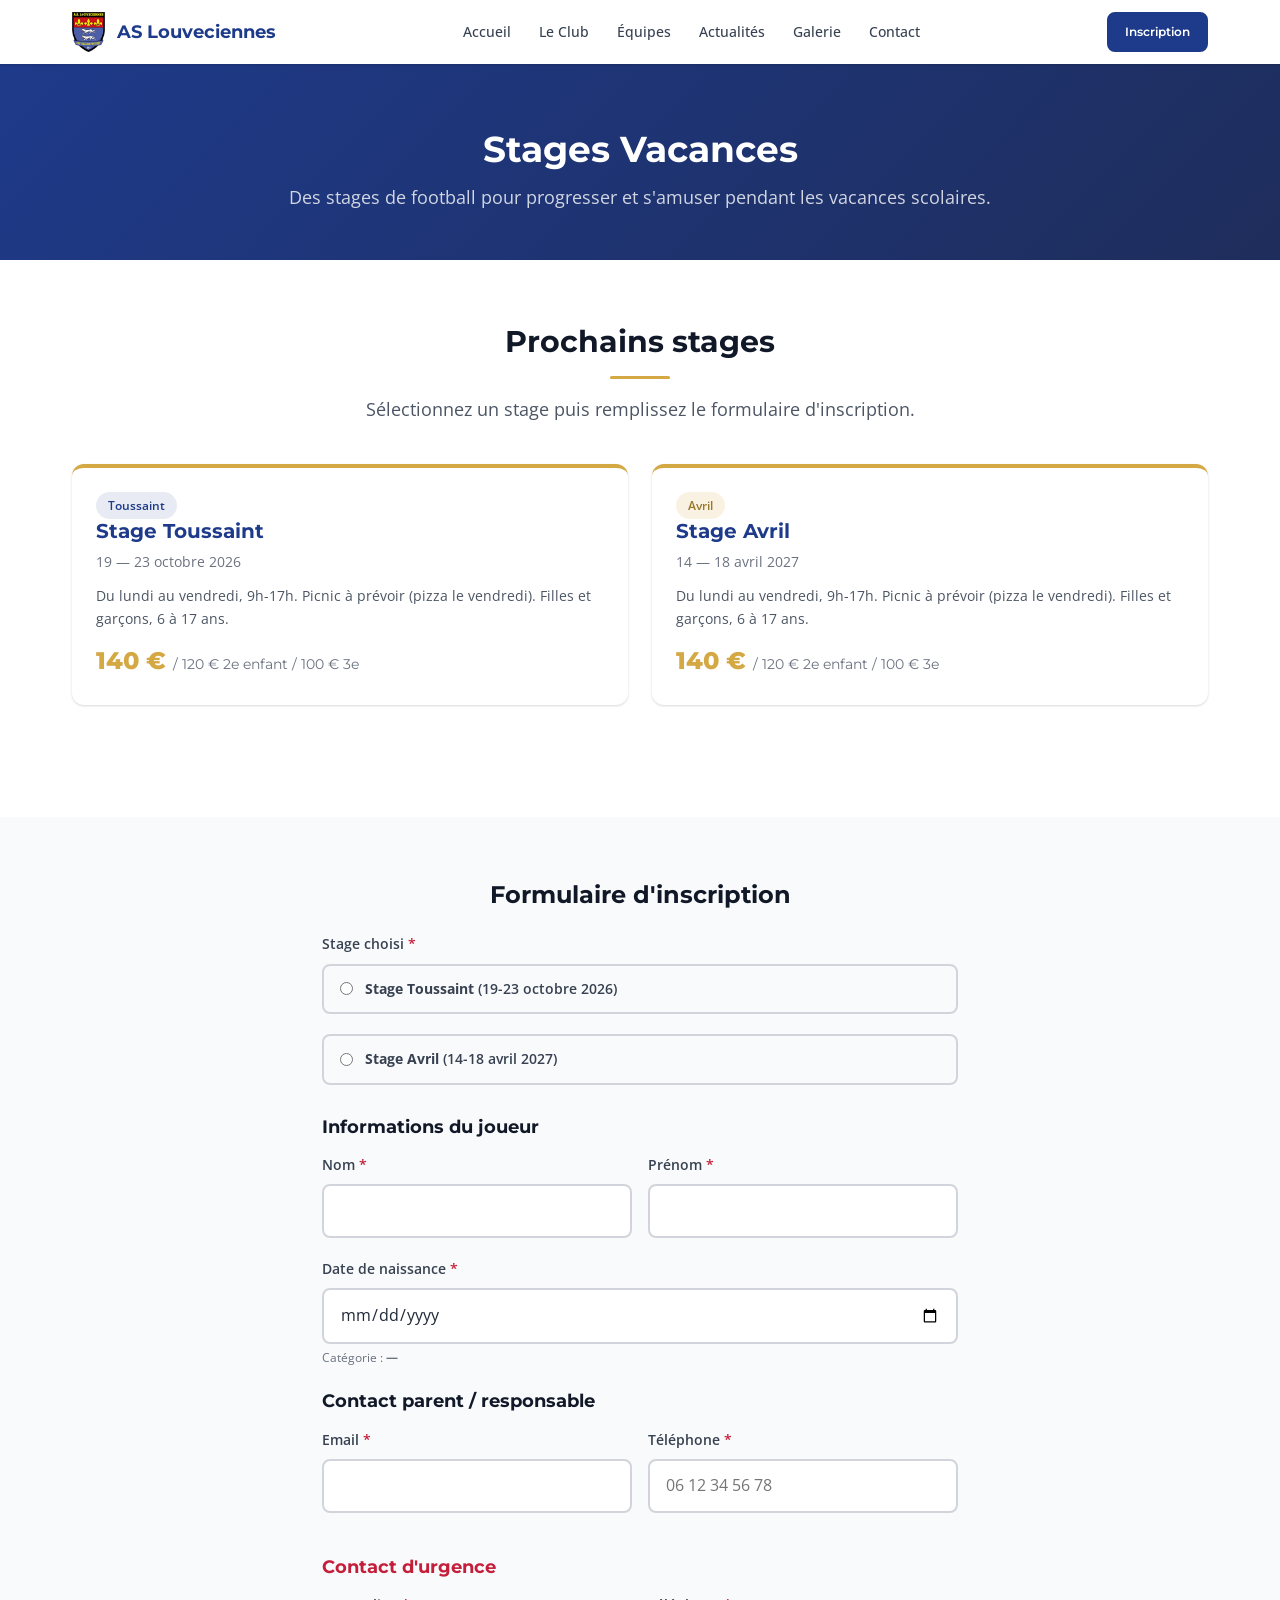
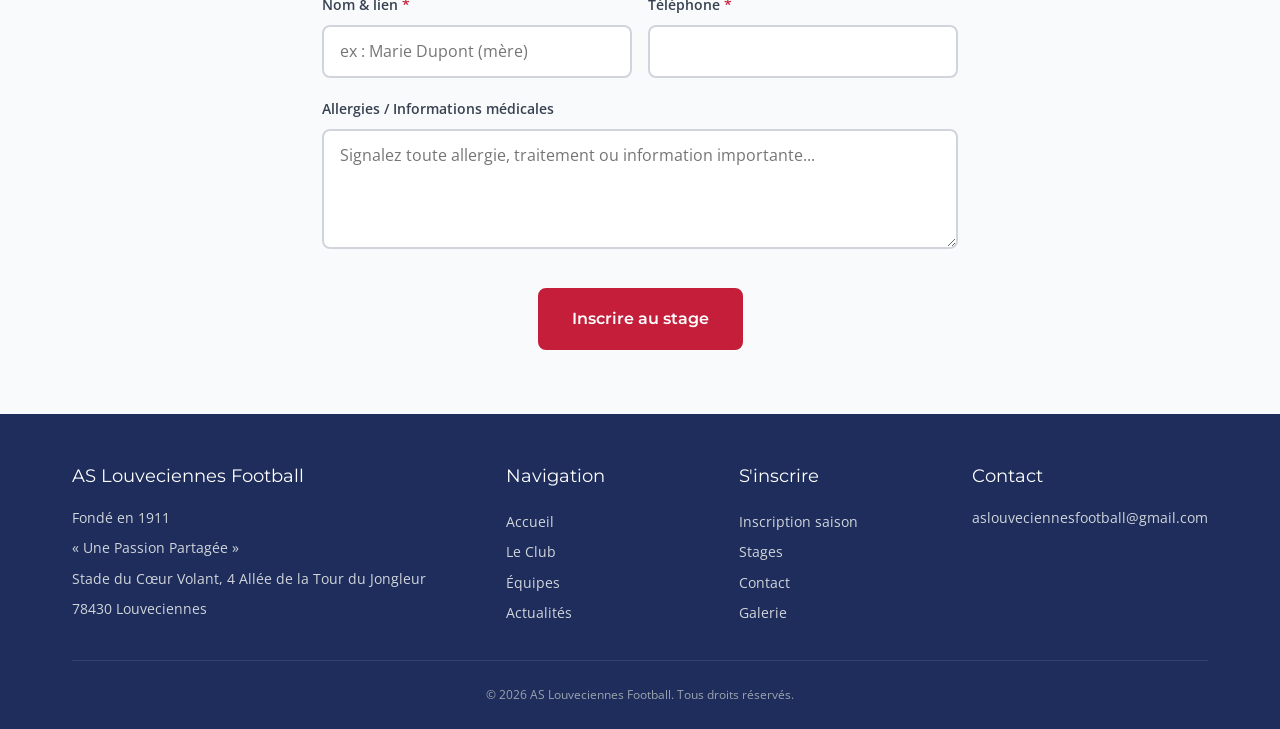
<file: stages.html>
<!DOCTYPE html>
<html lang="fr">
<head>
  <meta charset="UTF-8">
  <meta name="viewport" content="width=device-width, initial-scale=1.0">
  <title>Stages Vacances — AS Louveciennes Football</title>
  <meta name="description" content="Inscrivez votre enfant aux stages de football pendant les vacances scolaires à l'AS Louveciennes.">
  <link rel="icon" href="assets/img/favicon.ico">
  <link rel="stylesheet" href="css/style.css">
</head>
<body>

  <nav class="navbar" role="navigation" aria-label="Navigation principale">
    <div class="container navbar__inner">
      <a href="index.html" class="navbar__logo">
        <img src="assets/img/logo.png" alt="Logo ASL" width="40" height="40">
        <span>AS Louveciennes</span>
      </a>
      <div class="navbar__links">
        <a href="index.html">Accueil</a>
        <a href="club.html">Le Club</a>
        <a href="equipes.html">Équipes</a>
        <a href="actualites.html">Actualités</a>
        <a href="galerie.html">Galerie</a>
        <a href="contact.html">Contact</a>
      </div>
      <a href="inscription.html" class="btn btn--primary btn--sm navbar__cta">Inscription</a>
      <button class="navbar__burger" aria-label="Menu" aria-expanded="false">
        <span></span><span></span><span></span>
      </button>
    </div>
    <div class="navbar__mobile" role="menu">
      <a href="index.html" role="menuitem">Accueil</a>
      <a href="club.html" role="menuitem">Le Club</a>
      <a href="equipes.html" role="menuitem">Équipes</a>
      <a href="actualites.html" role="menuitem">Actualités</a>
      <a href="galerie.html" role="menuitem">Galerie</a>
      <a href="contact.html" role="menuitem">Contact</a>
      <a href="inscription.html" class="btn btn--primary" role="menuitem">Inscription saison</a>
      <a href="stages.html" class="btn btn--secondary" role="menuitem">Stages</a>
    </div>
  </nav>

  <div class="page-header">
    <div class="container">
      <h1 class="page-header__title">Stages Vacances</h1>
      <p class="page-header__subtitle">Des stages de football pour progresser et s'amuser pendant les vacances scolaires.</p>
    </div>
  </div>

  <!-- STAGES DISPONIBLES -->
  <section class="section">
    <div class="container">
      <div class="section__header">
        <h2 class="section__title">Prochains stages</h2>
        <p class="section__subtitle">Sélectionnez un stage puis remplissez le formulaire d'inscription.</p>
      </div>

      <div class="grid grid--2" style="margin-bottom:var(--sp-12);">
        <div class="stage-card">
          <span class="badge badge--bleu">Toussaint</span>
          <h3 class="stage-card__title">Stage Toussaint</h3>
          <p class="stage-card__dates">19 — 23 octobre 2026</p>
          <p style="font-size:var(--fs-sm);color:var(--gris-600);margin-bottom:var(--sp-3);">Du lundi au vendredi, 9h-17h. Picnic à prévoir (pizza le vendredi). Filles et garçons, 6 à 17 ans.</p>
          <div class="stage-card__prix">140 € <span style="font-size:var(--fs-sm);font-weight:400;color:var(--gris-500);">/ 120 € 2e enfant / 100 € 3e</span></div>
        </div>
        <div class="stage-card">
          <span class="badge badge--or">Avril</span>
          <h3 class="stage-card__title">Stage Avril</h3>
          <p class="stage-card__dates">14 — 18 avril 2027</p>
          <p style="font-size:var(--fs-sm);color:var(--gris-600);margin-bottom:var(--sp-3);">Du lundi au vendredi, 9h-17h. Picnic à prévoir (pizza le vendredi). Filles et garçons, 6 à 17 ans.</p>
          <div class="stage-card__prix">140 € <span style="font-size:var(--fs-sm);font-weight:400;color:var(--gris-500);">/ 120 € 2e enfant / 100 € 3e</span></div>
        </div>
      </div>
    </div>
  </section>

  <!-- FORMULAIRE INSCRIPTION STAGE -->
  <section class="section section--alt">
    <div class="container" style="max-width:700px;">
      <h2 style="font-size:var(--fs-2xl);margin-bottom:var(--sp-6);text-align:center;">Formulaire d'inscription</h2>

      <form id="stageForm" novalidate>

        <div class="form-group">
          <label>Stage choisi <span class="required">*</span></label>
          <div style="display:flex;flex-direction:column;gap:var(--sp-3);">
            <label style="display:flex;align-items:center;gap:var(--sp-3);padding:var(--sp-3) var(--sp-4);border:2px solid var(--gris-300);border-radius:var(--radius);cursor:pointer;">
              <input type="radio" name="stage" value="Stage Toussaint" data-dates="19-23 octobre 2026" required>
              <span><strong>Stage Toussaint</strong> (19-23 octobre 2026)</span>
            </label>
            <label style="display:flex;align-items:center;gap:var(--sp-3);padding:var(--sp-3) var(--sp-4);border:2px solid var(--gris-300);border-radius:var(--radius);cursor:pointer;">
              <input type="radio" name="stage" value="Stage Avril" data-dates="14-18 avril 2027">
              <span><strong>Stage Avril</strong> (14-18 avril 2027)</span>
            </label>
          </div>
          <div class="form-error"></div>
        </div>

        <h3 style="font-size:var(--fs-lg);margin:var(--sp-6) 0 var(--sp-4);">Informations du joueur</h3>

        <div class="form-row form-row--2">
          <div class="form-group">
            <label for="stageNom">Nom <span class="required">*</span></label>
            <input type="text" id="stageNom" class="form-input" required>
            <div class="form-error"></div>
          </div>
          <div class="form-group">
            <label for="stagePrenom">Prénom <span class="required">*</span></label>
            <input type="text" id="stagePrenom" class="form-input" required>
            <div class="form-error"></div>
          </div>
        </div>

        <div class="form-group">
          <label for="stageDateNaissance">Date de naissance <span class="required">*</span></label>
          <input type="date" id="stageDateNaissance" class="form-input" required>
          <div class="form-hint">Catégorie : <strong id="stageCategorieDisplay">—</strong></div>
          <input type="hidden" id="stageCategorie">
          <div class="form-error"></div>
        </div>

        <h3 style="font-size:var(--fs-lg);margin:var(--sp-6) 0 var(--sp-4);">Contact parent / responsable</h3>

        <div class="form-row form-row--2">
          <div class="form-group">
            <label for="stageEmail">Email <span class="required">*</span></label>
            <input type="email" id="stageEmail" class="form-input" required>
            <div class="form-error"></div>
          </div>
          <div class="form-group">
            <label for="stageTelephone">Téléphone <span class="required">*</span></label>
            <input type="tel" id="stageTelephone" class="form-input" required placeholder="06 12 34 56 78">
            <div class="form-error"></div>
          </div>
        </div>

        <h3 style="font-size:var(--fs-lg);margin:var(--sp-6) 0 var(--sp-4);color:var(--rouge);">Contact d'urgence</h3>

        <div class="form-row form-row--2">
          <div class="form-group">
            <label for="stageUrgenceNom">Nom & lien <span class="required">*</span></label>
            <input type="text" id="stageUrgenceNom" class="form-input" required placeholder="ex : Marie Dupont (mère)">
            <div class="form-error"></div>
          </div>
          <div class="form-group">
            <label for="stageUrgenceTel">Téléphone <span class="required">*</span></label>
            <input type="tel" id="stageUrgenceTel" class="form-input" required>
            <div class="form-error"></div>
          </div>
        </div>

        <div class="form-group">
          <label for="stageInfosMedicales">Allergies / Informations médicales</label>
          <textarea id="stageInfosMedicales" class="form-textarea" rows="3" placeholder="Signalez toute allergie, traitement ou information importante..."></textarea>
        </div>

        <div style="text-align:center;margin-top:var(--sp-8);">
          <button type="submit" class="btn btn--secondary btn--lg btn-submit">Inscrire au stage</button>
        </div>
      </form>
    </div>
  </section>

  <footer class="footer">
    <div class="container">
      <div class="footer__grid">
        <div>
          <div class="footer__title">AS Louveciennes Football</div>
          <div class="footer__info">
            <p>Fondé en 1911</p>
            <p>« Une Passion Partagée »</p>
            <p>Stade du Cœur Volant, 4 Allée de la Tour du Jongleur</p>
            <p>78430 Louveciennes</p>
          </div>
        </div>
        <div>
          <div class="footer__title">Navigation</div>
          <div class="footer__links">
            <a href="index.html">Accueil</a>
            <a href="club.html">Le Club</a>
            <a href="equipes.html">Équipes</a>
            <a href="actualites.html">Actualités</a>
          </div>
        </div>
        <div>
          <div class="footer__title">S'inscrire</div>
          <div class="footer__links">
            <a href="inscription.html">Inscription saison</a>
            <a href="stages.html">Stages</a>
            <a href="contact.html">Contact</a>
            <a href="galerie.html">Galerie</a>
          </div>
        </div>
        <div>
          <div class="footer__title">Contact</div>
          <div class="footer__info">
            <p>aslouveciennesfootball@gmail.com</p>
            
          </div>
        </div>
      </div>
      <div class="footer__bottom">
        <p>&copy; 2026 AS Louveciennes Football. Tous droits réservés.</p>
      </div>
    </div>
  </footer>

  <script src="js/main.js"></script>
  <script src="js/stages.js"></script>
</body>
</html>
</file>
<file: css/style.css>
@import url('https://fonts.googleapis.com/css2?family=Montserrat:wght@500;600;700;800&family=Open+Sans:wght@400;500;600;700&display=swap');

@import 'variables.css';
@import 'reset.css';
@import 'layout.css';
@import 'components.css';
@import 'pages.css';
</file>
